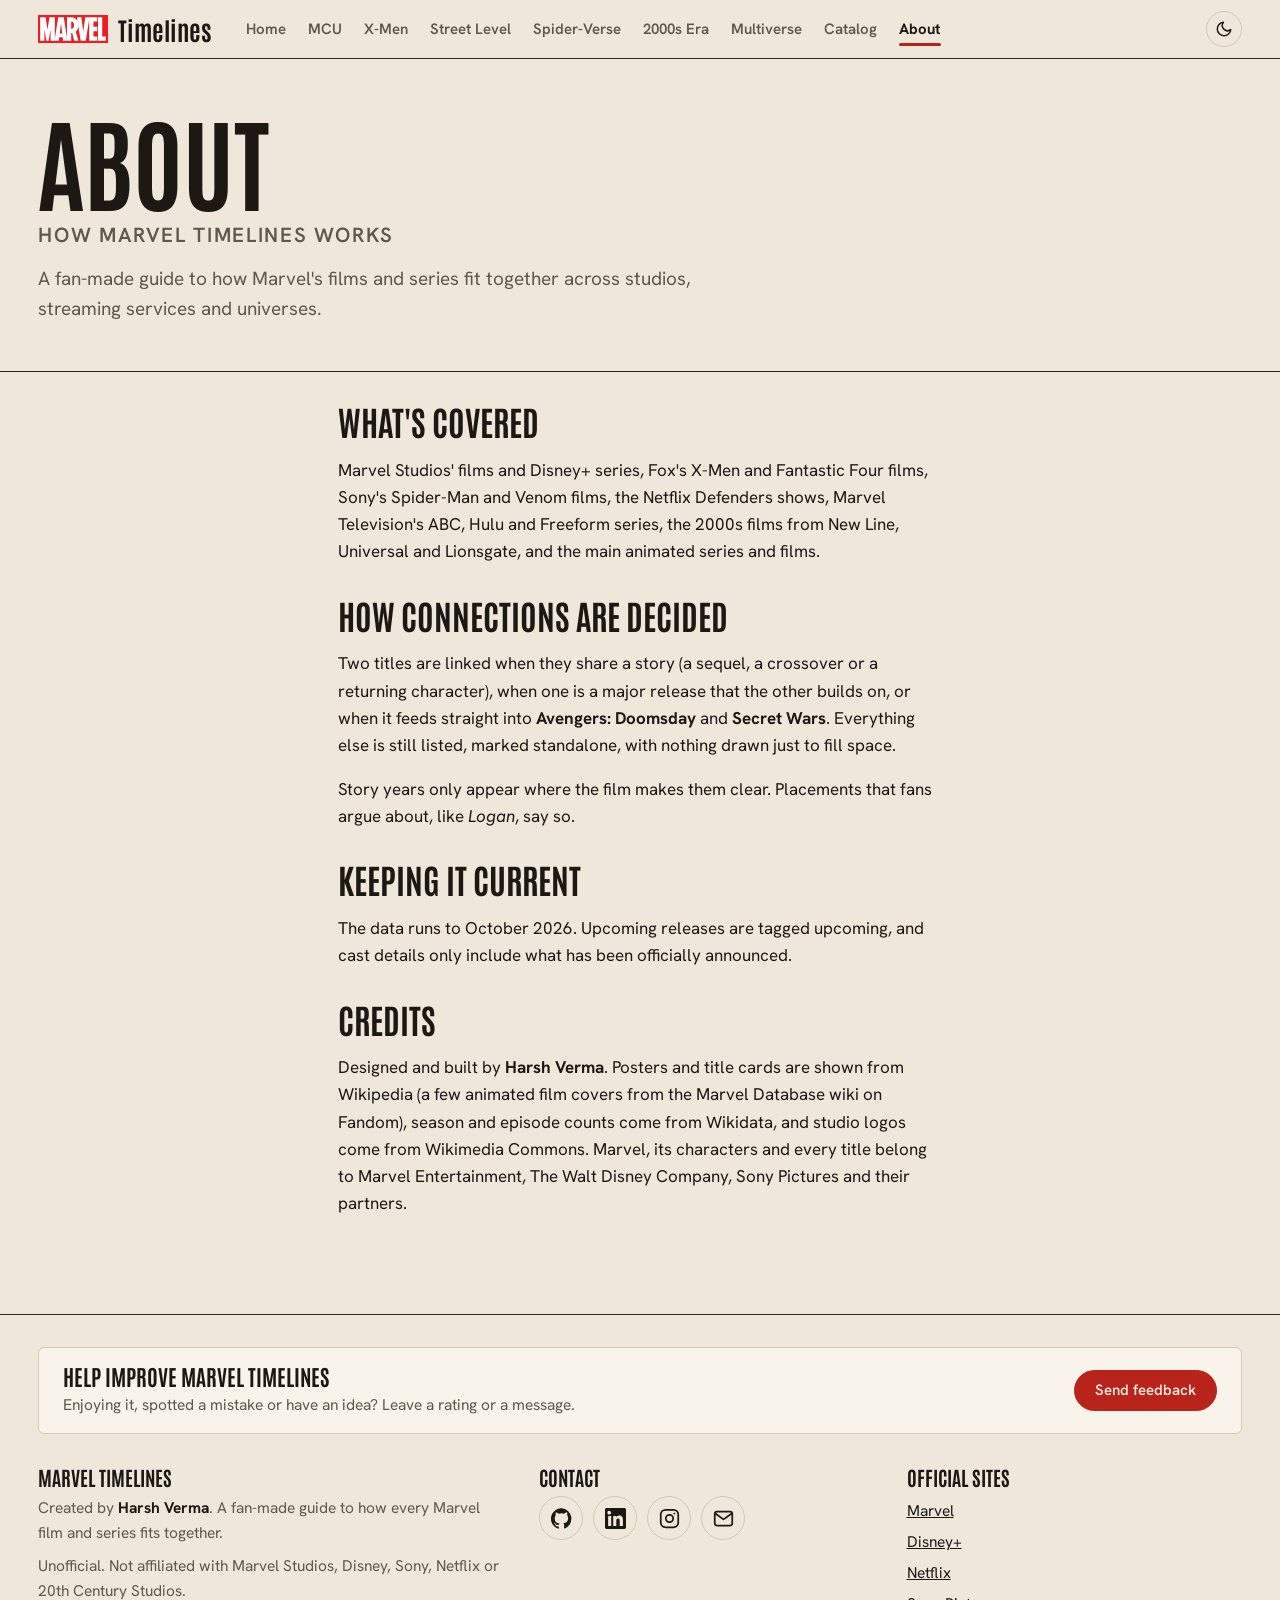
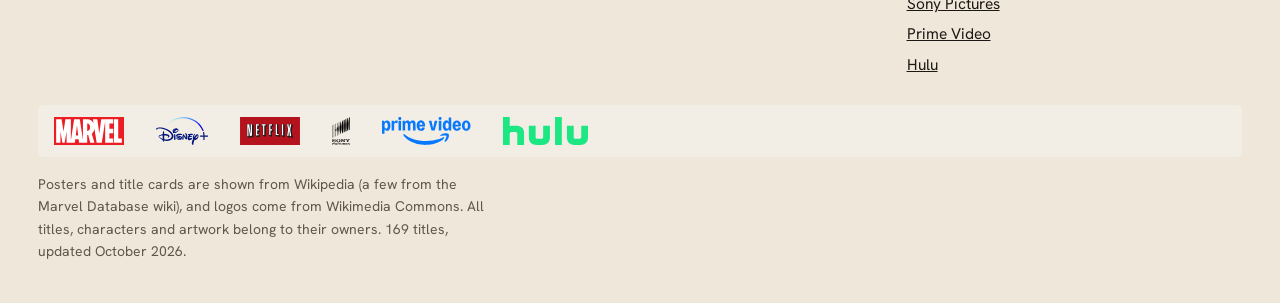
<file: about.html>
<!doctype html>
<html lang="en">
<head>
<meta charset="utf-8">
<meta name="viewport" content="width=device-width,initial-scale=1">
<title>About Marvel Timelines: How the Watch Orders Work</title>
<meta name="description" content="What Marvel Timelines covers, how connections are decided, and who made it.">
<link rel="preconnect" href="https://fonts.googleapis.com"><link rel="preconnect" href="https://fonts.gstatic.com" crossorigin>
<link href="https://fonts.googleapis.com/css2?family=Antonio:wght@500;700&family=Hanken+Grotesk:wght@400;500;600&display=swap" rel="stylesheet">
<link rel="stylesheet" href="assets/style.css?v=16">
<script>(function(){var m;try{m=localStorage.getItem("mode")}catch(e){}if(m==="dark"||(!m&&matchMedia("(prefers-color-scheme: dark)").matches))document.documentElement.dataset.mode="dark"})()</script>















<!-- seo:start (generated by tools/build-seo.mjs, do not edit by hand) -->
<link rel="canonical" href="https://marvel.harver.in/about.html">
<link rel="icon" href="favicon.png" type="image/png"><link rel="apple-touch-icon" href="apple-touch-icon.png">
<meta name="author" content="Harsh Verma">
<meta property="og:type" content="website"><meta property="og:site_name" content="Marvel Timelines">
<meta property="og:title" content="About Marvel Timelines: How the Watch Orders Work"><meta property="og:description" content="What Marvel Timelines covers, how connections are decided, and who made it.">
<meta property="og:url" content="https://marvel.harver.in/about.html"><meta property="og:image" content="https://marvel.harver.in/assets/share.jpg">
<meta property="og:image:width" content="1200"><meta property="og:image:height" content="630">
<meta name="twitter:card" content="summary_large_image">
<script type="application/ld+json">{"@context":"https://schema.org","@graph":[{"@type":"WebSite","@id":"https://marvel.harver.in/#website","url":"https://marvel.harver.in/","name":"Marvel Timelines","inLanguage":"en","description":"Every Marvel watch order in one place: the MCU, Fox X-Men, Netflix shows, Sony's Spider-Man films and the road to Avengers: Doomsday, as timelines.","author":{"@type":"Person","name":"Harsh Verma","url":"https://www.linkedin.com/in/harsh-verma007/","sameAs":["https://www.linkedin.com/in/harsh-verma007/","https://github.com/HarshReaver","https://www.instagram.com/harsvrrrr/"]},"publisher":{"@type":"Person","name":"Harsh Verma","url":"https://www.linkedin.com/in/harsh-verma007/","sameAs":["https://www.linkedin.com/in/harsh-verma007/","https://github.com/HarshReaver","https://www.instagram.com/harsvrrrr/"]}},{"@type":"AboutPage","@id":"https://marvel.harver.in/about.html","url":"https://marvel.harver.in/about.html","name":"About Marvel Timelines: How the Watch Orders Work","description":"What Marvel Timelines covers, how connections are decided, and who made it.","inLanguage":"en","isPartOf":{"@id":"https://marvel.harver.in/#website"},"author":{"@type":"Person","name":"Harsh Verma","url":"https://www.linkedin.com/in/harsh-verma007/","sameAs":["https://www.linkedin.com/in/harsh-verma007/","https://github.com/HarshReaver","https://www.instagram.com/harsvrrrr/"]},"dateModified":"2026-10-31","breadcrumb":{"@type":"BreadcrumbList","itemListElement":[{"@type":"ListItem","position":1,"name":"Home","item":"https://marvel.harver.in/"},{"@type":"ListItem","position":2,"name":"About Marvel Timelines: How the Watch Orders Work","item":"https://marvel.harver.in/about.html"}]}}]}</script>
<!-- seo:end -->
</head>
<body data-page="about">
<div id="site-nav"><!-- static:start --><nav aria-label="Site"><a href="index.html">Home</a> <a href="mcu.html">MCU</a> <a href="xmen.html">X-Men</a> <a href="street-level.html">Street Level</a> <a href="spider-verse.html">Spider-Verse</a> <a href="legacy.html">2000s Era</a> <a href="multiverse.html">Multiverse</a> <a href="catalog.html">Catalog</a> <a href="about.html">About</a></nav><!-- static:end --></div>
<section class="head">
  <div class="wrap head-copy">
    <h1>About <span class="h1-sub">How Marvel Timelines works</span></h1>
    <p class="lede">A fan-made guide to how Marvel's films and series fit together across studios, streaming services and universes.</p>
  </div>
</section>
<main class="wrap prose">
  <h2>What's covered</h2>
  <p>Marvel Studios' films and Disney+ series, Fox's X-Men and Fantastic Four films, Sony's Spider-Man and Venom films, the Netflix Defenders shows, Marvel Television's ABC, Hulu and Freeform series, the 2000s films from New Line, Universal and Lionsgate, and the main animated series and films.</p>
  <h2>How connections are decided</h2>
  <p>Two titles are linked when they share a story (a sequel, a crossover or a returning character), when one is a major release that the other builds on, or when it feeds straight into <b>Avengers: Doomsday</b> and <b>Secret Wars</b>. Everything else is still listed, marked standalone, with nothing drawn just to fill space.</p>
  <p>Story years only appear where the film makes them clear. Placements that fans argue about, like <i>Logan</i>, say so.</p>
  <h2>Keeping it current</h2>
  <p>The data runs to October 2026. Upcoming releases are tagged upcoming, and cast details only include what has been officially announced.</p>
  <h2>Credits</h2>
  <p>Designed and built by <b>Harsh Verma</b>. Posters and title cards are shown from Wikipedia (a few animated film covers from the Marvel Database wiki on Fandom), season and episode counts come from Wikidata, and studio logos come from Wikimedia Commons. Marvel, its characters and every title belong to Marvel Entertainment, The Walt Disney Company, Sony Pictures and their partners.</p>
</main>
<div id="site-foot"><!-- static:start --><footer><p>Marvel Timelines, a fan-made guide by Harsh Verma.
  <a href="https://marvel.harver.in/">marvel.harver.in</a> · <a href="https://github.com/HarshReaver/Marvel-Timelines">Source on GitHub</a> ·
  <a href="https://www.linkedin.com/in/harsh-verma007/">Harsh Verma on LinkedIn</a> ·
  <a href="https://www.instagram.com/harsvrrrr/">Instagram</a></p>
  <p>Official sites: <a href="https://www.marvel.com">Marvel</a> · <a href="https://www.disneyplus.com">Disney+</a> ·
  <a href="https://www.netflix.com">Netflix</a> · <a href="https://www.sonypictures.com">Sony Pictures</a></p></footer><!-- static:end --></div>
<script src="assets/data.js?v=5"></script>
<script src="assets/media.js?v=7"></script>
<script src="assets/app.js?v=13"></script>
</body>
</html>
</file>
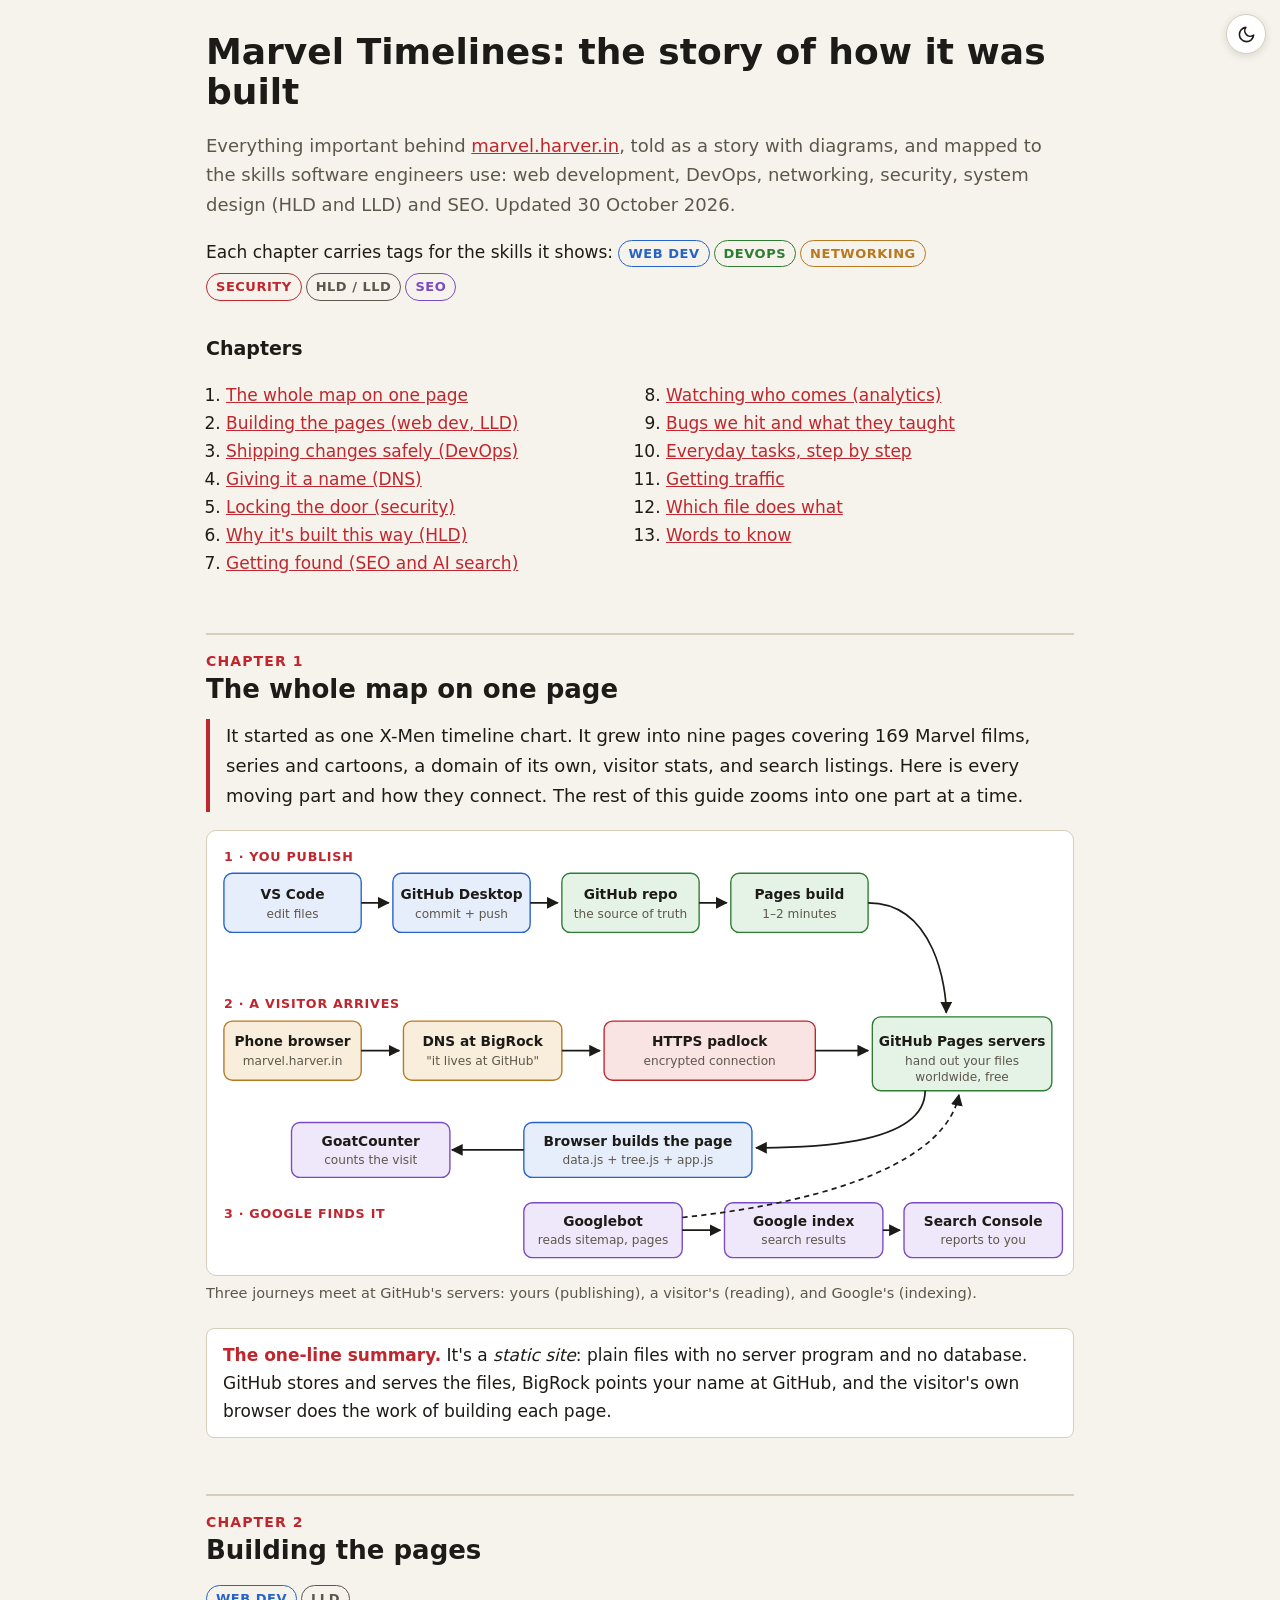
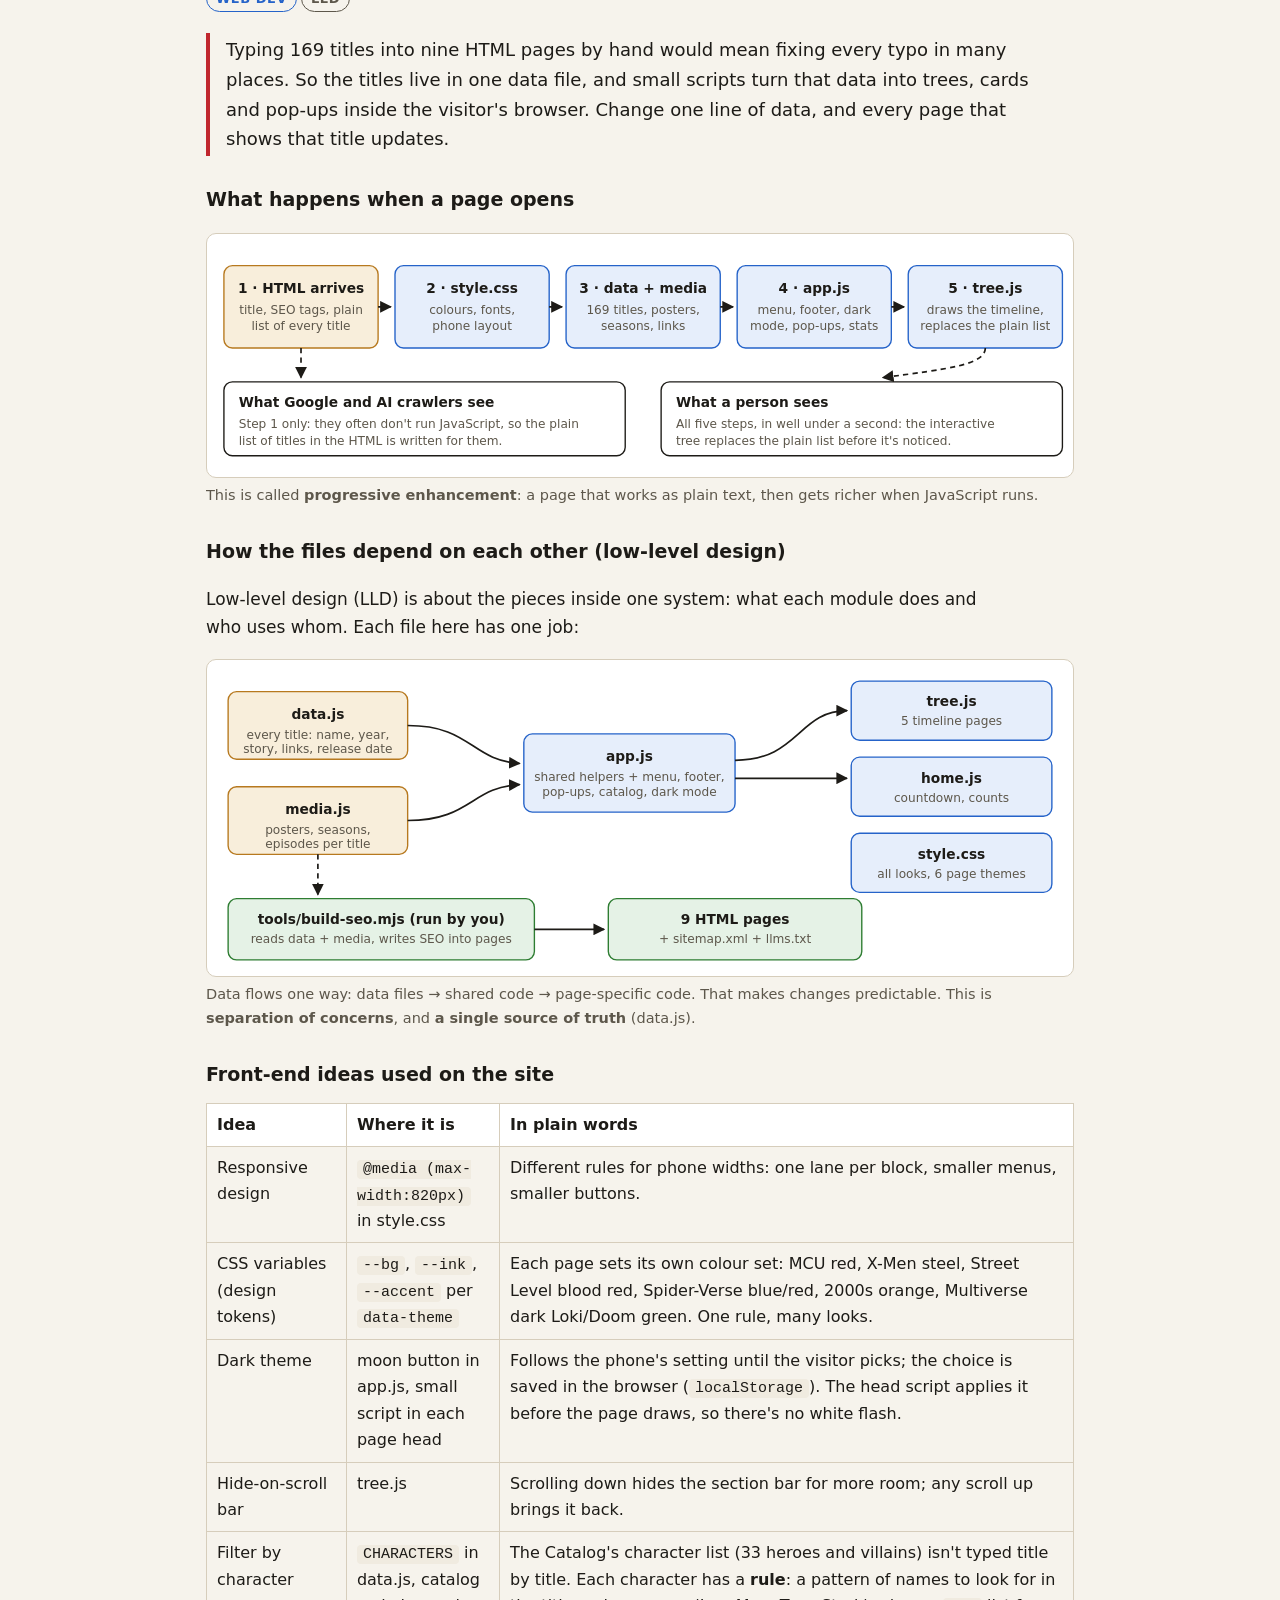
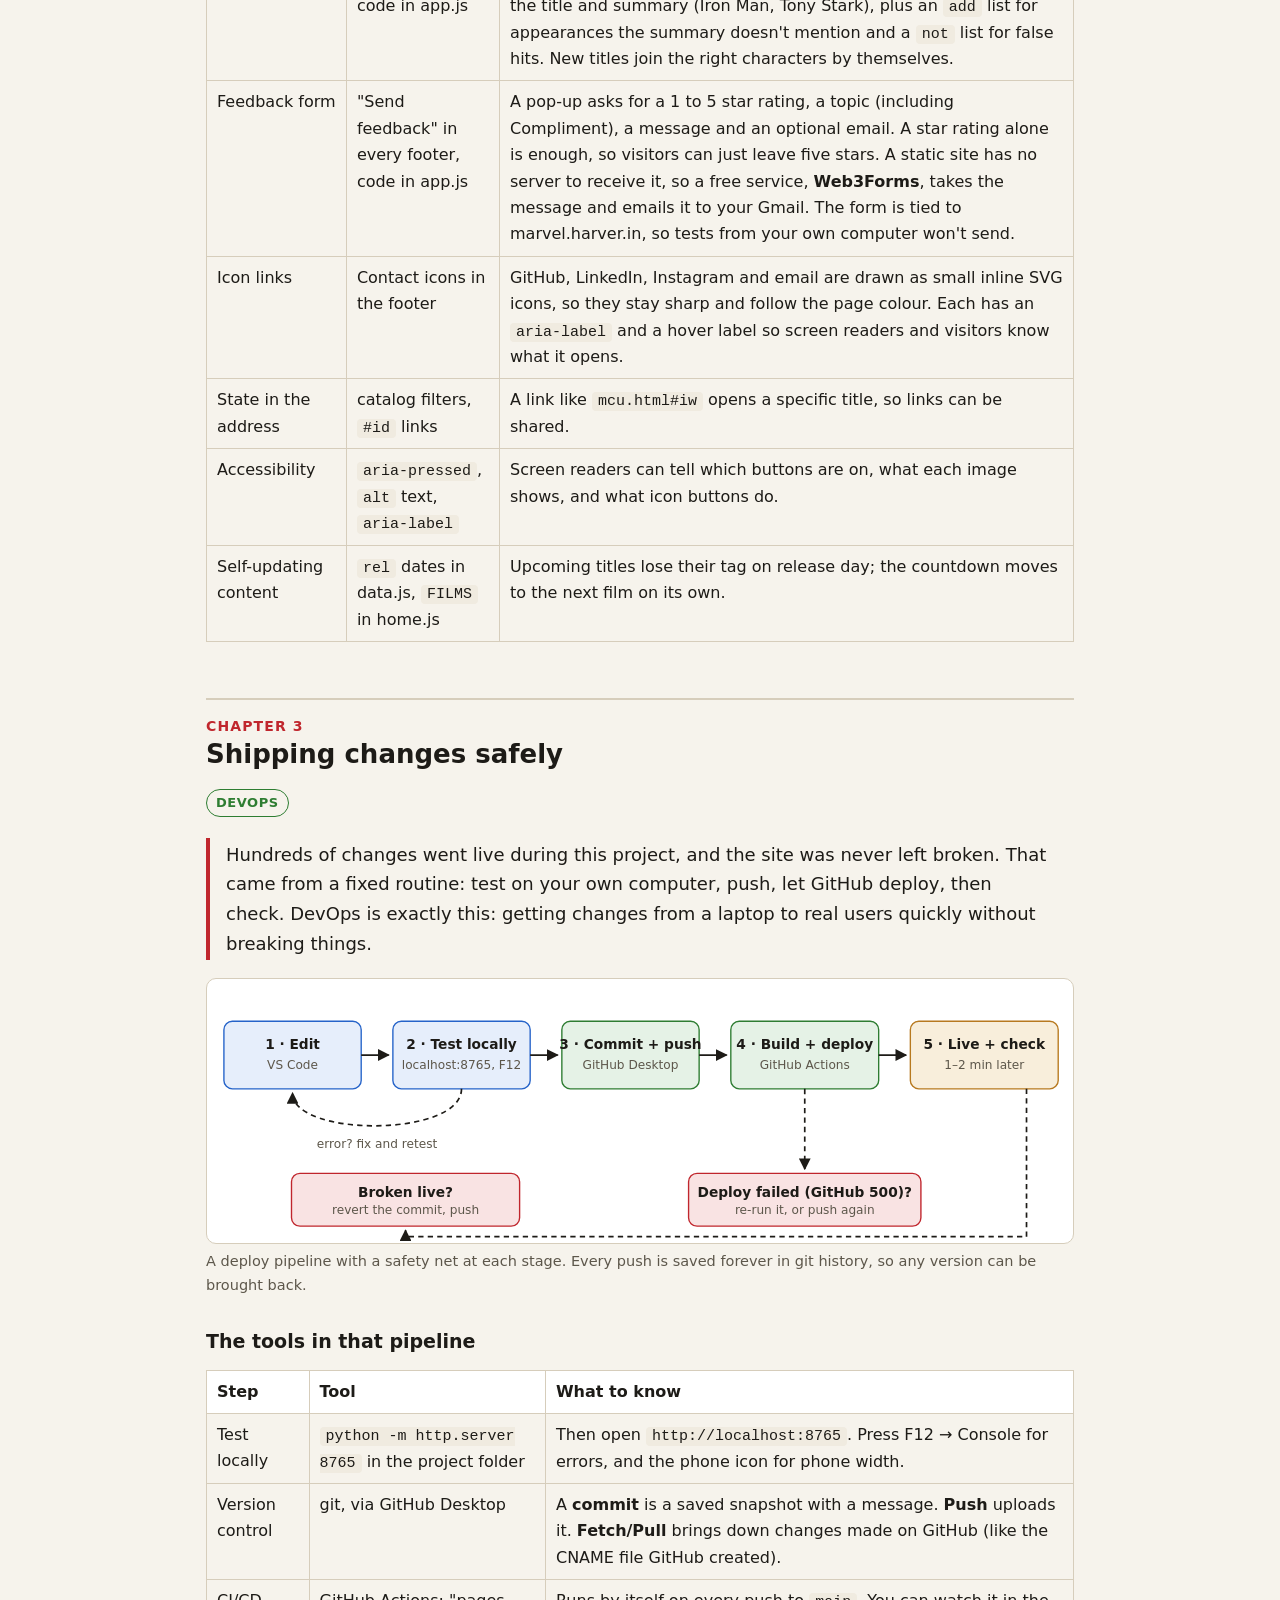
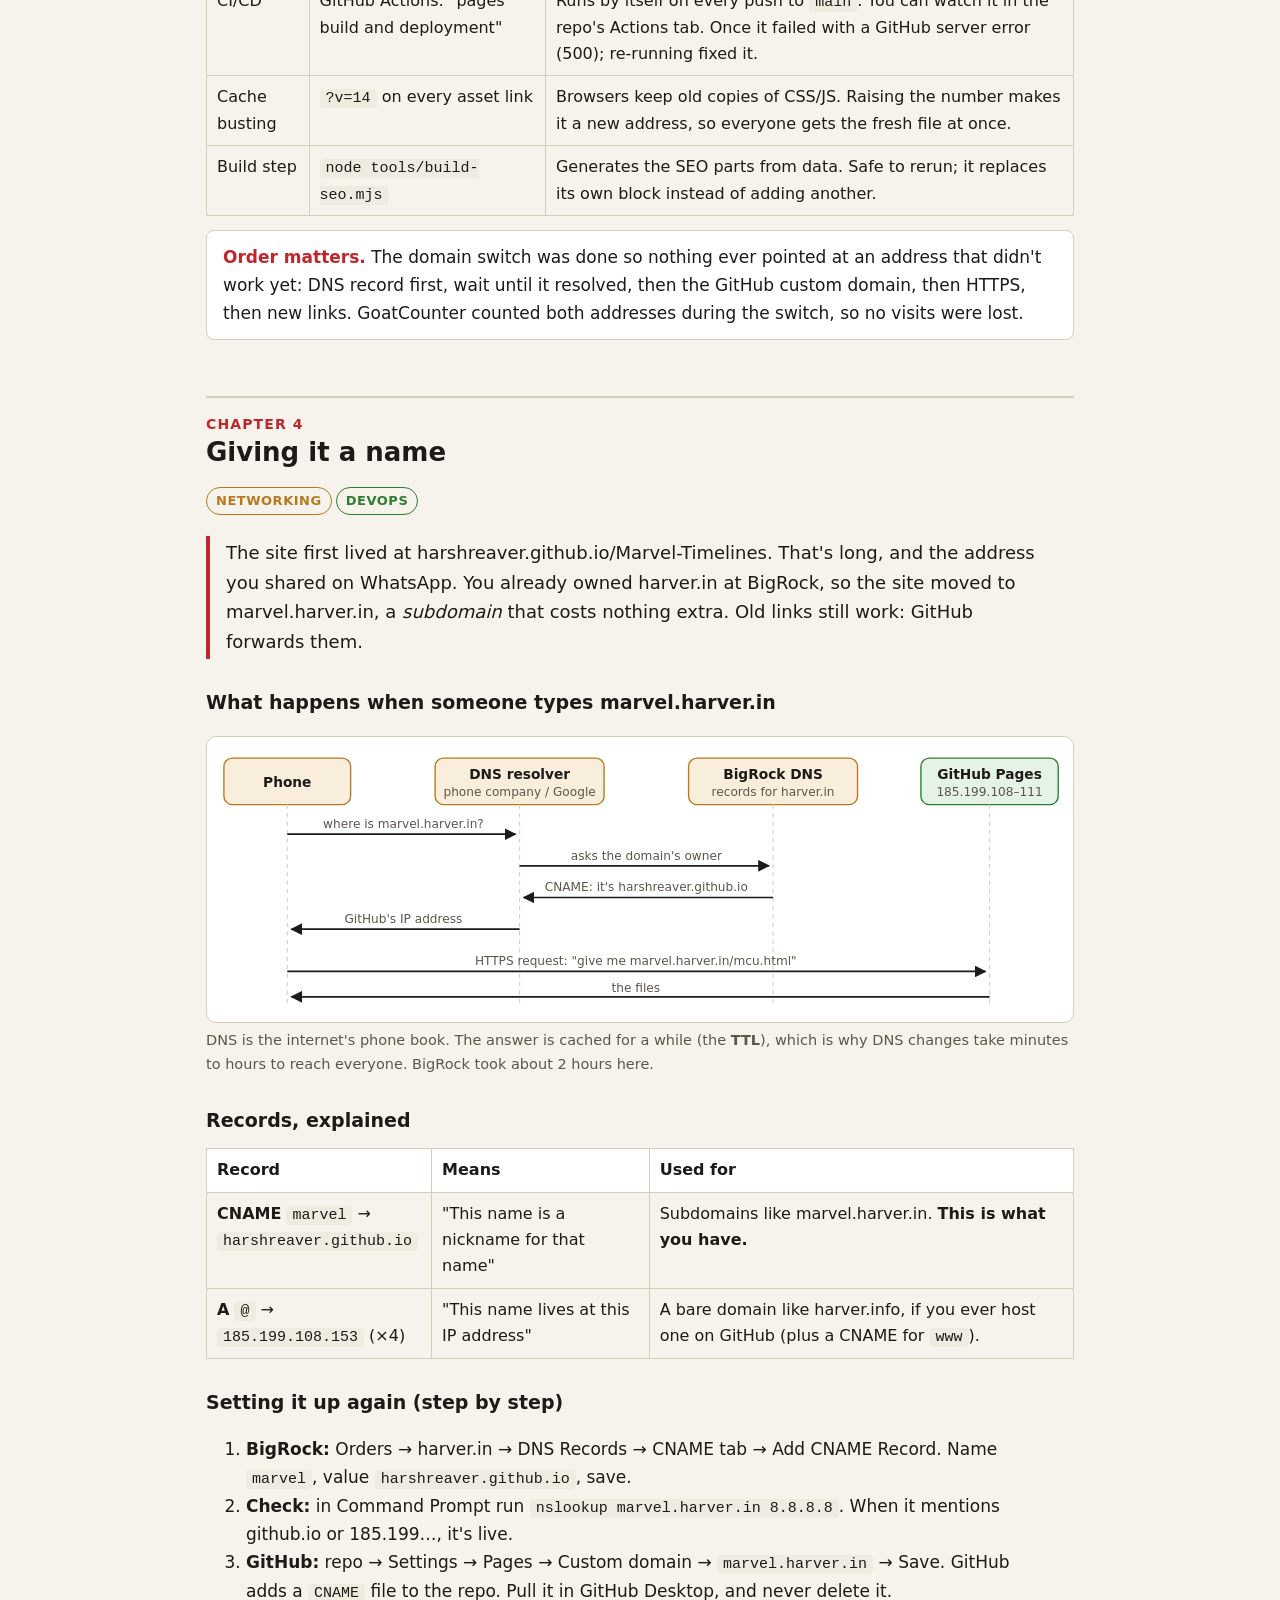
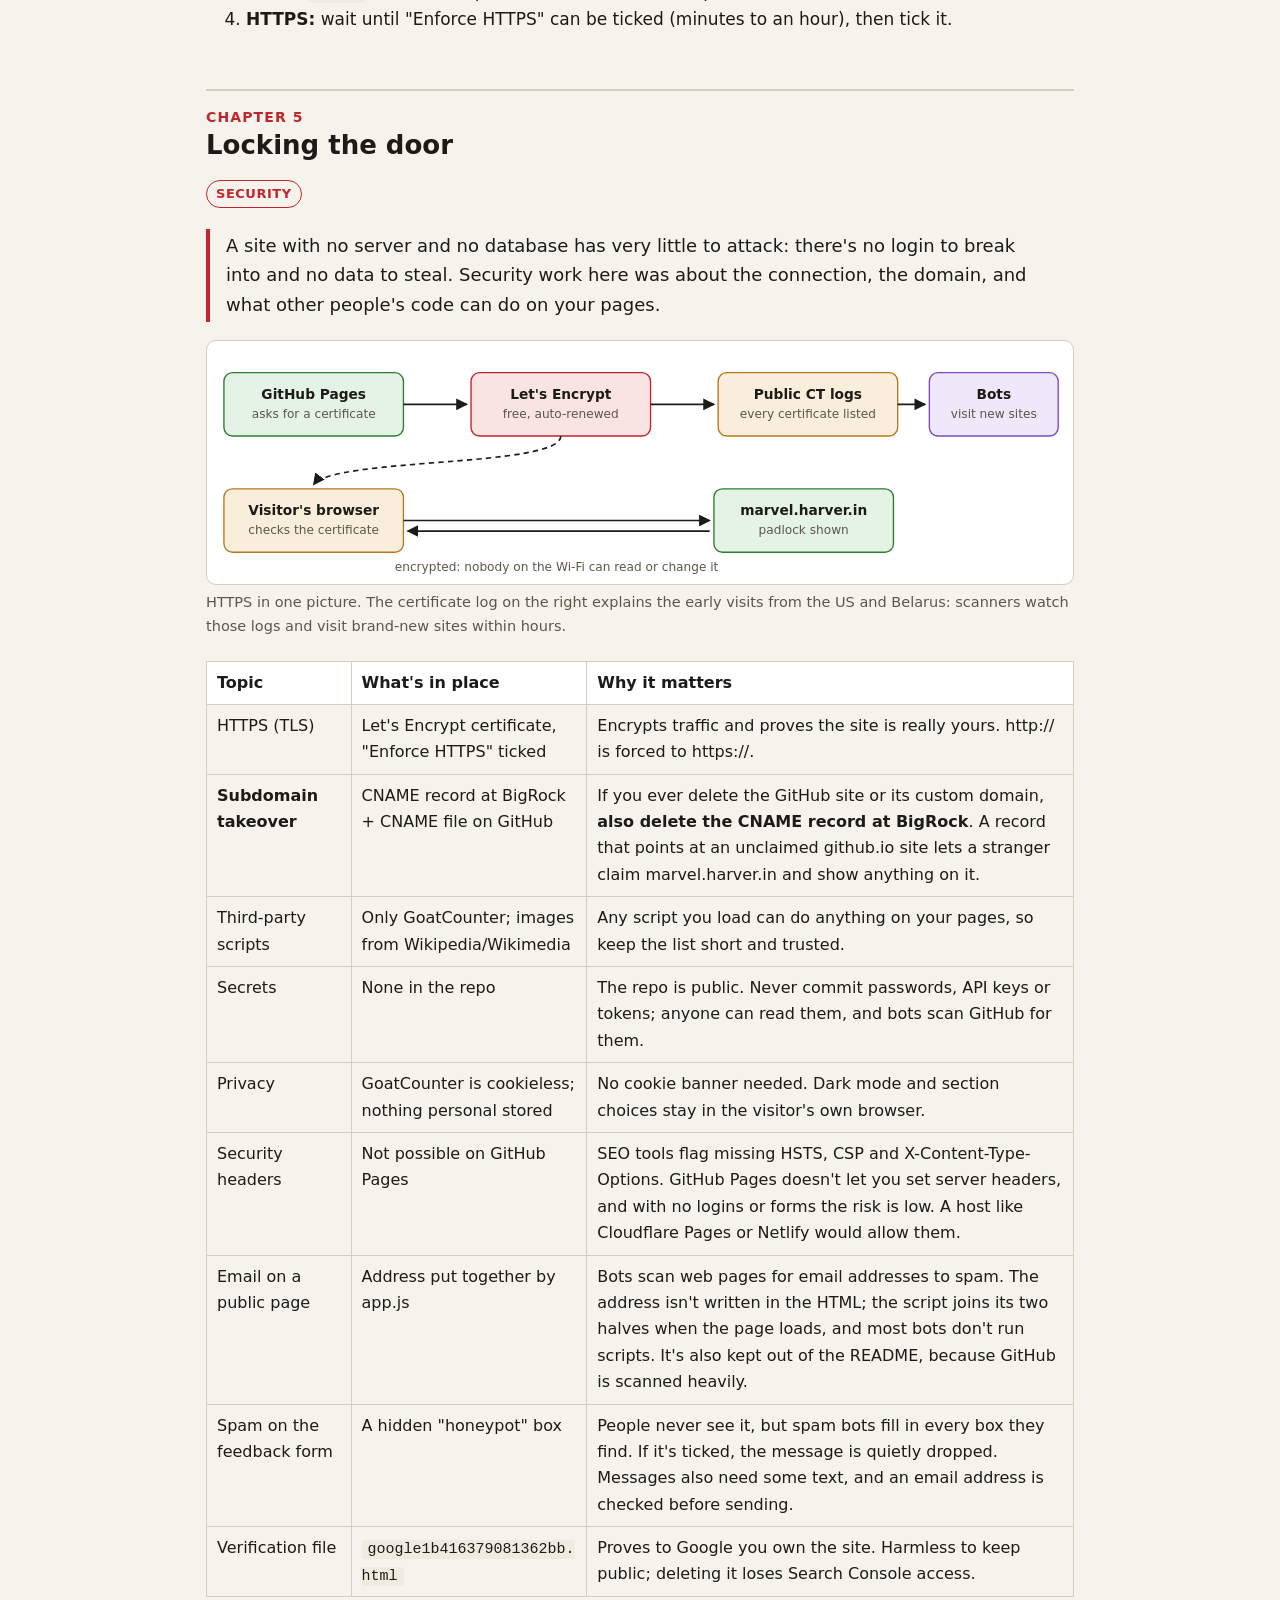
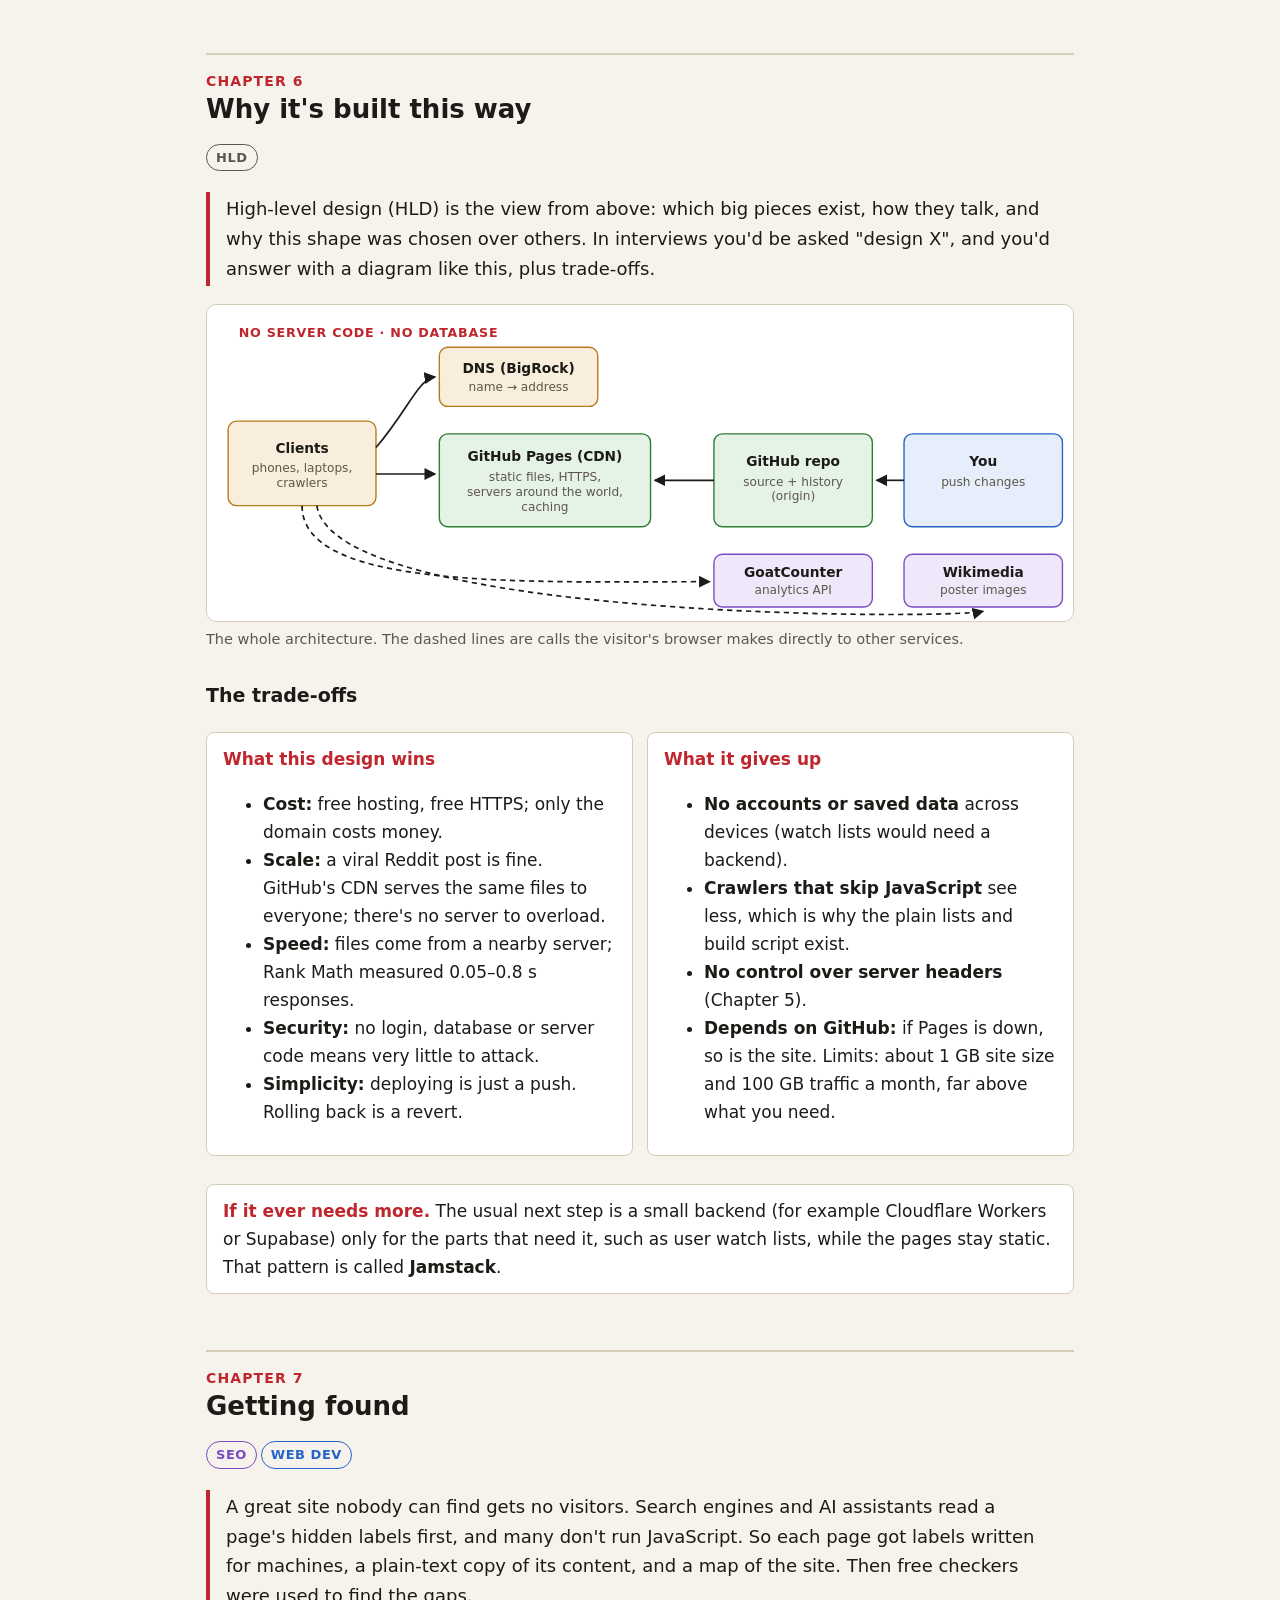
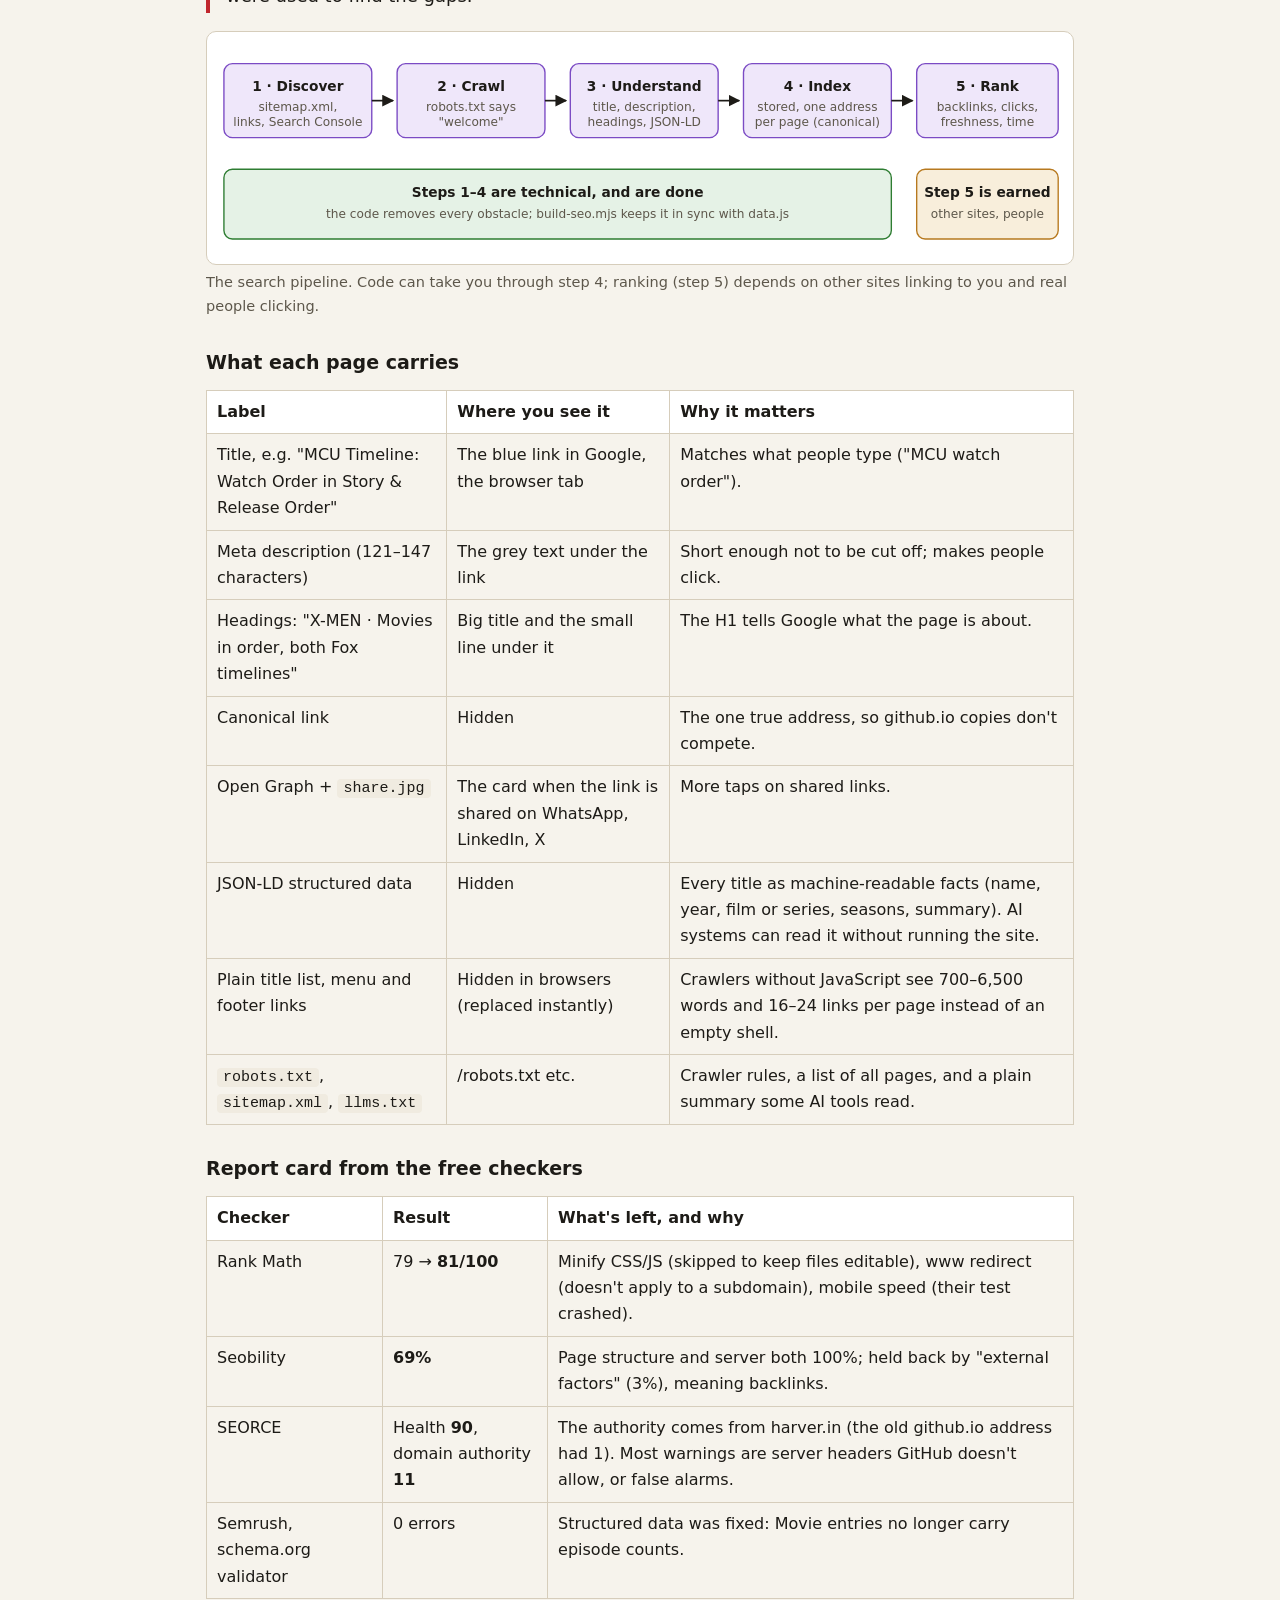
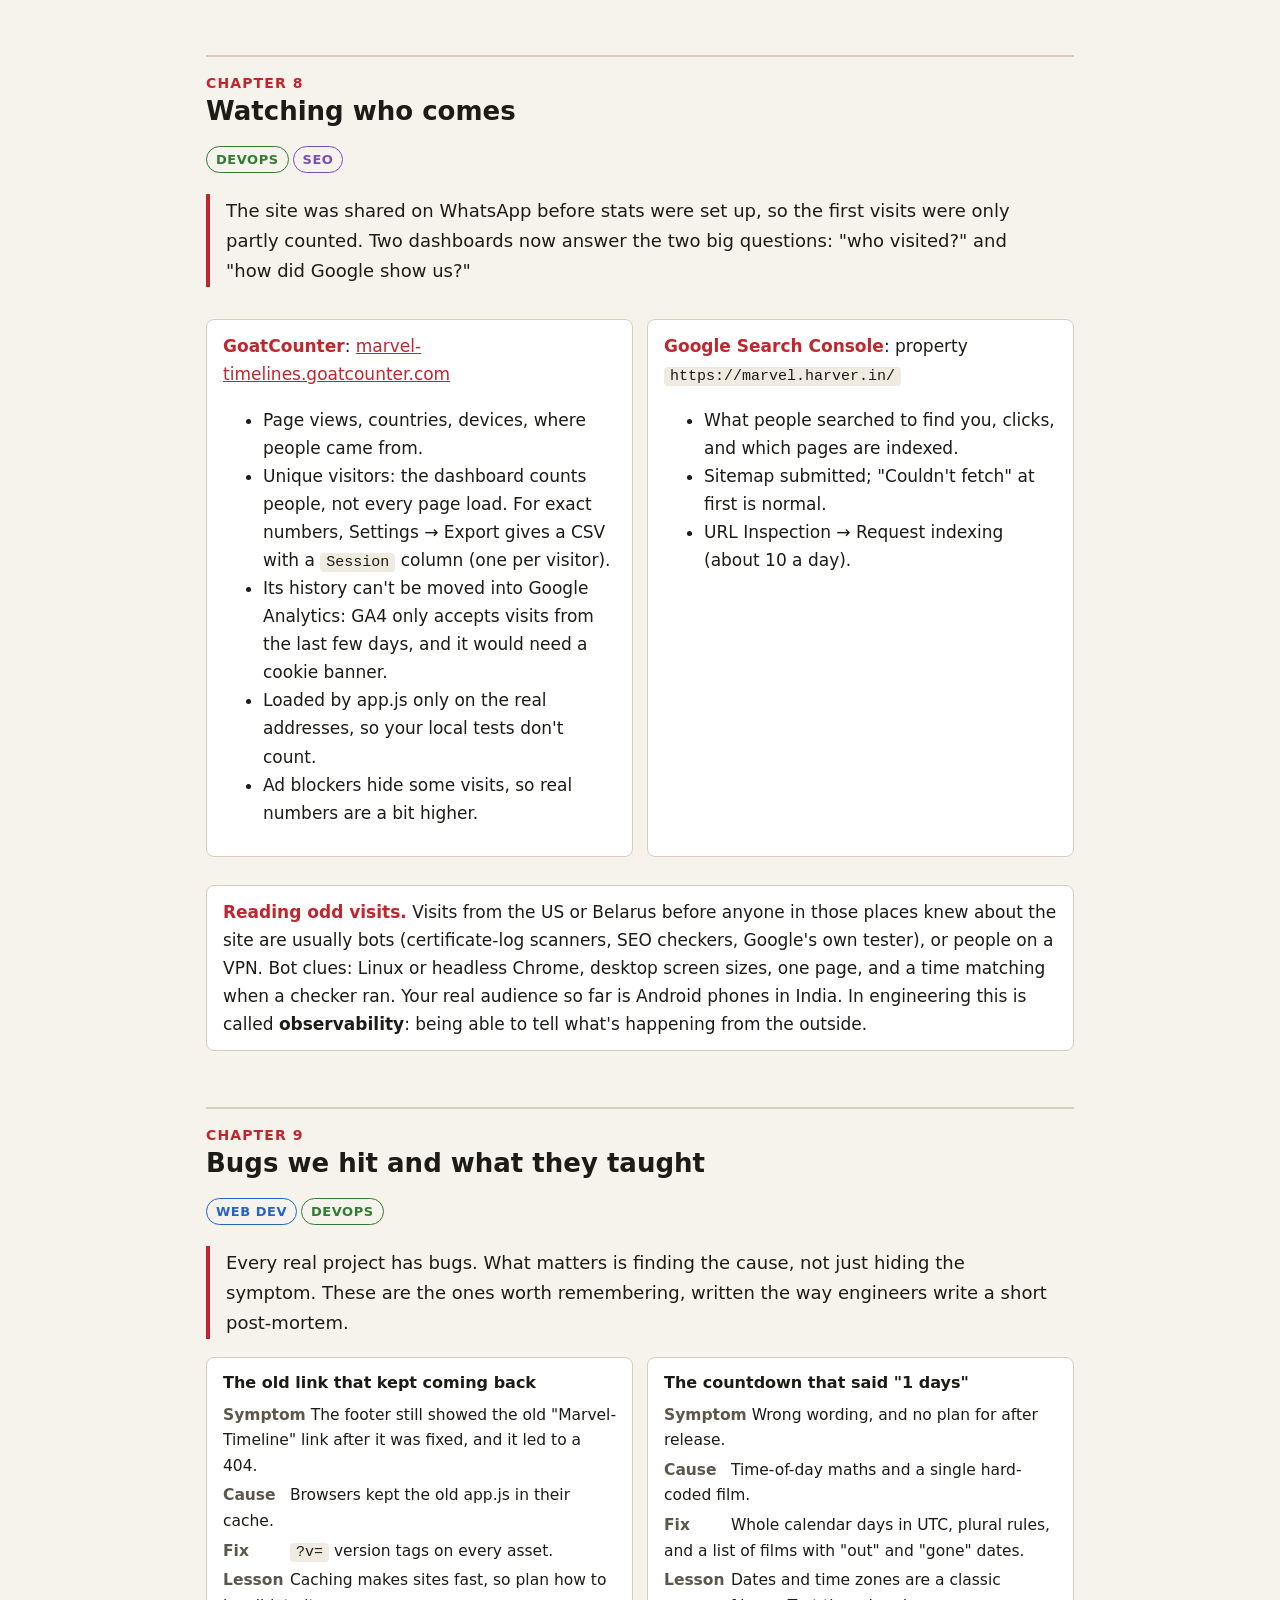
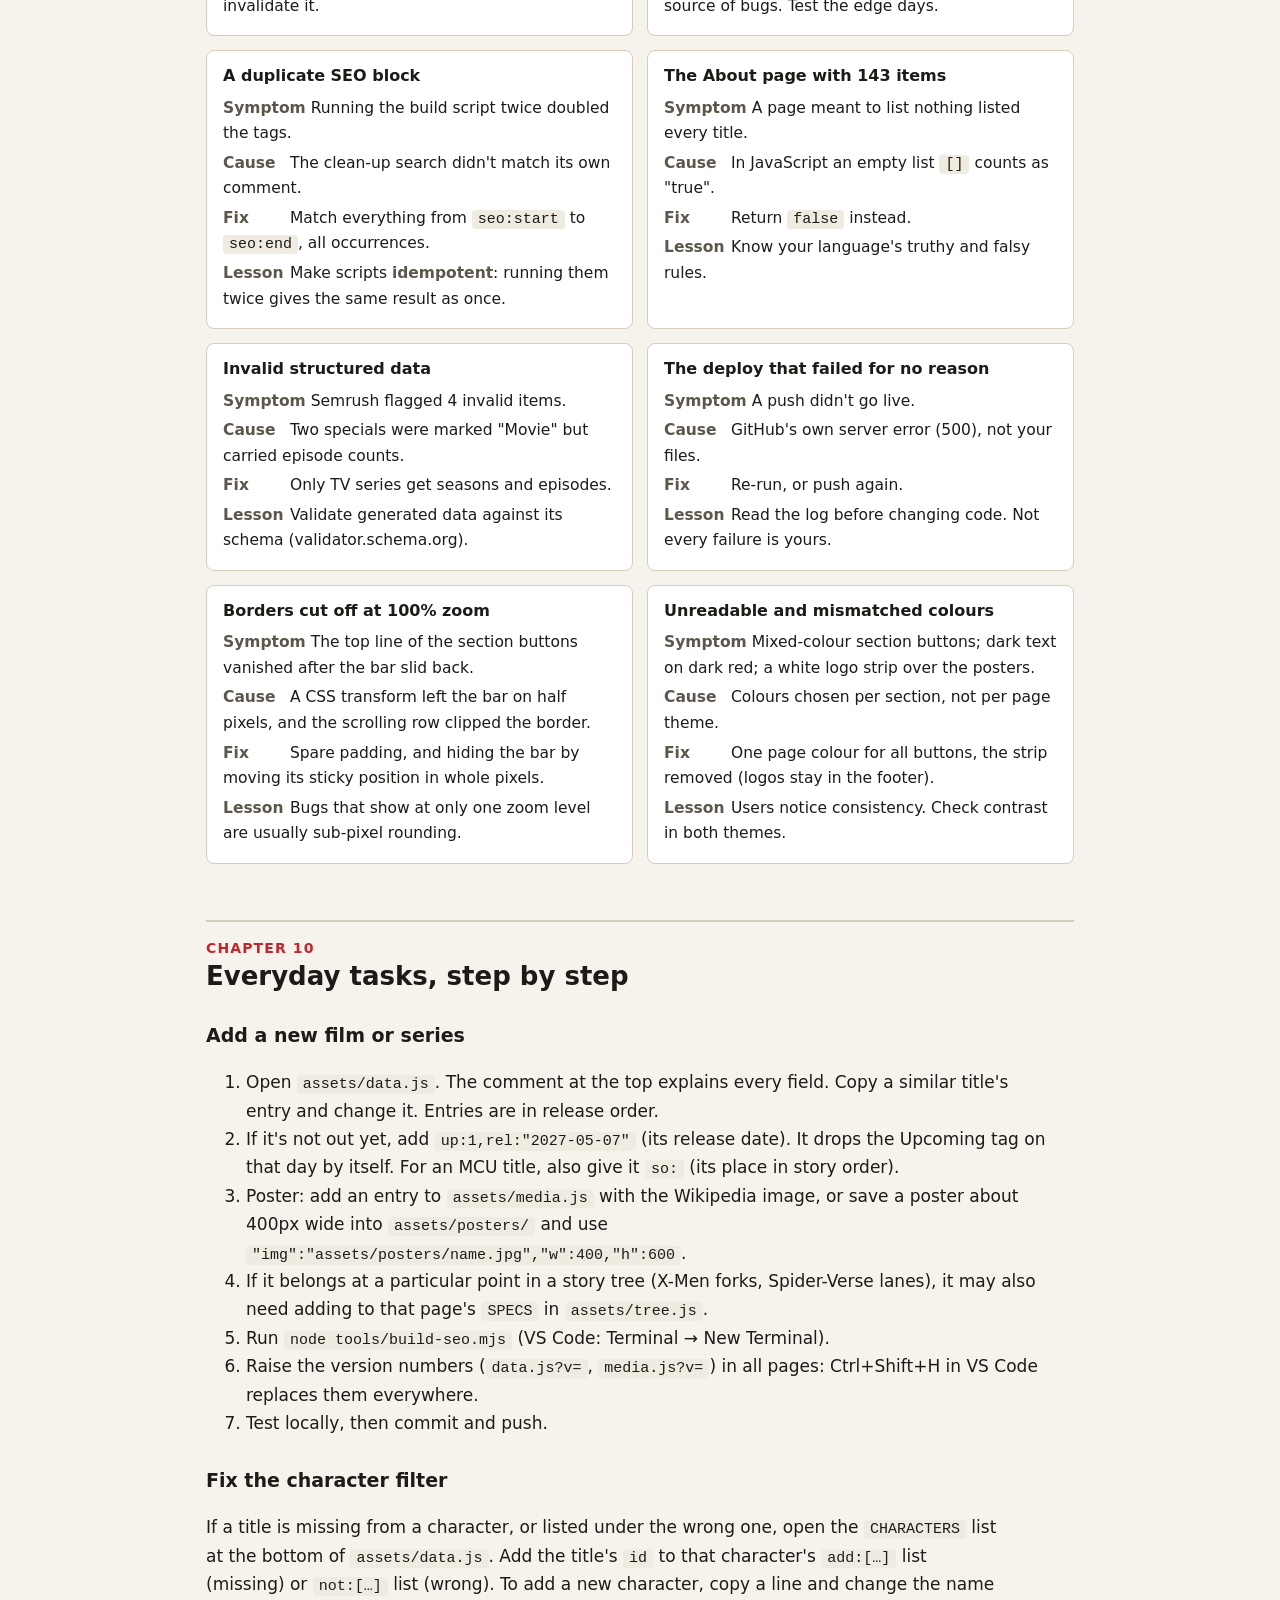
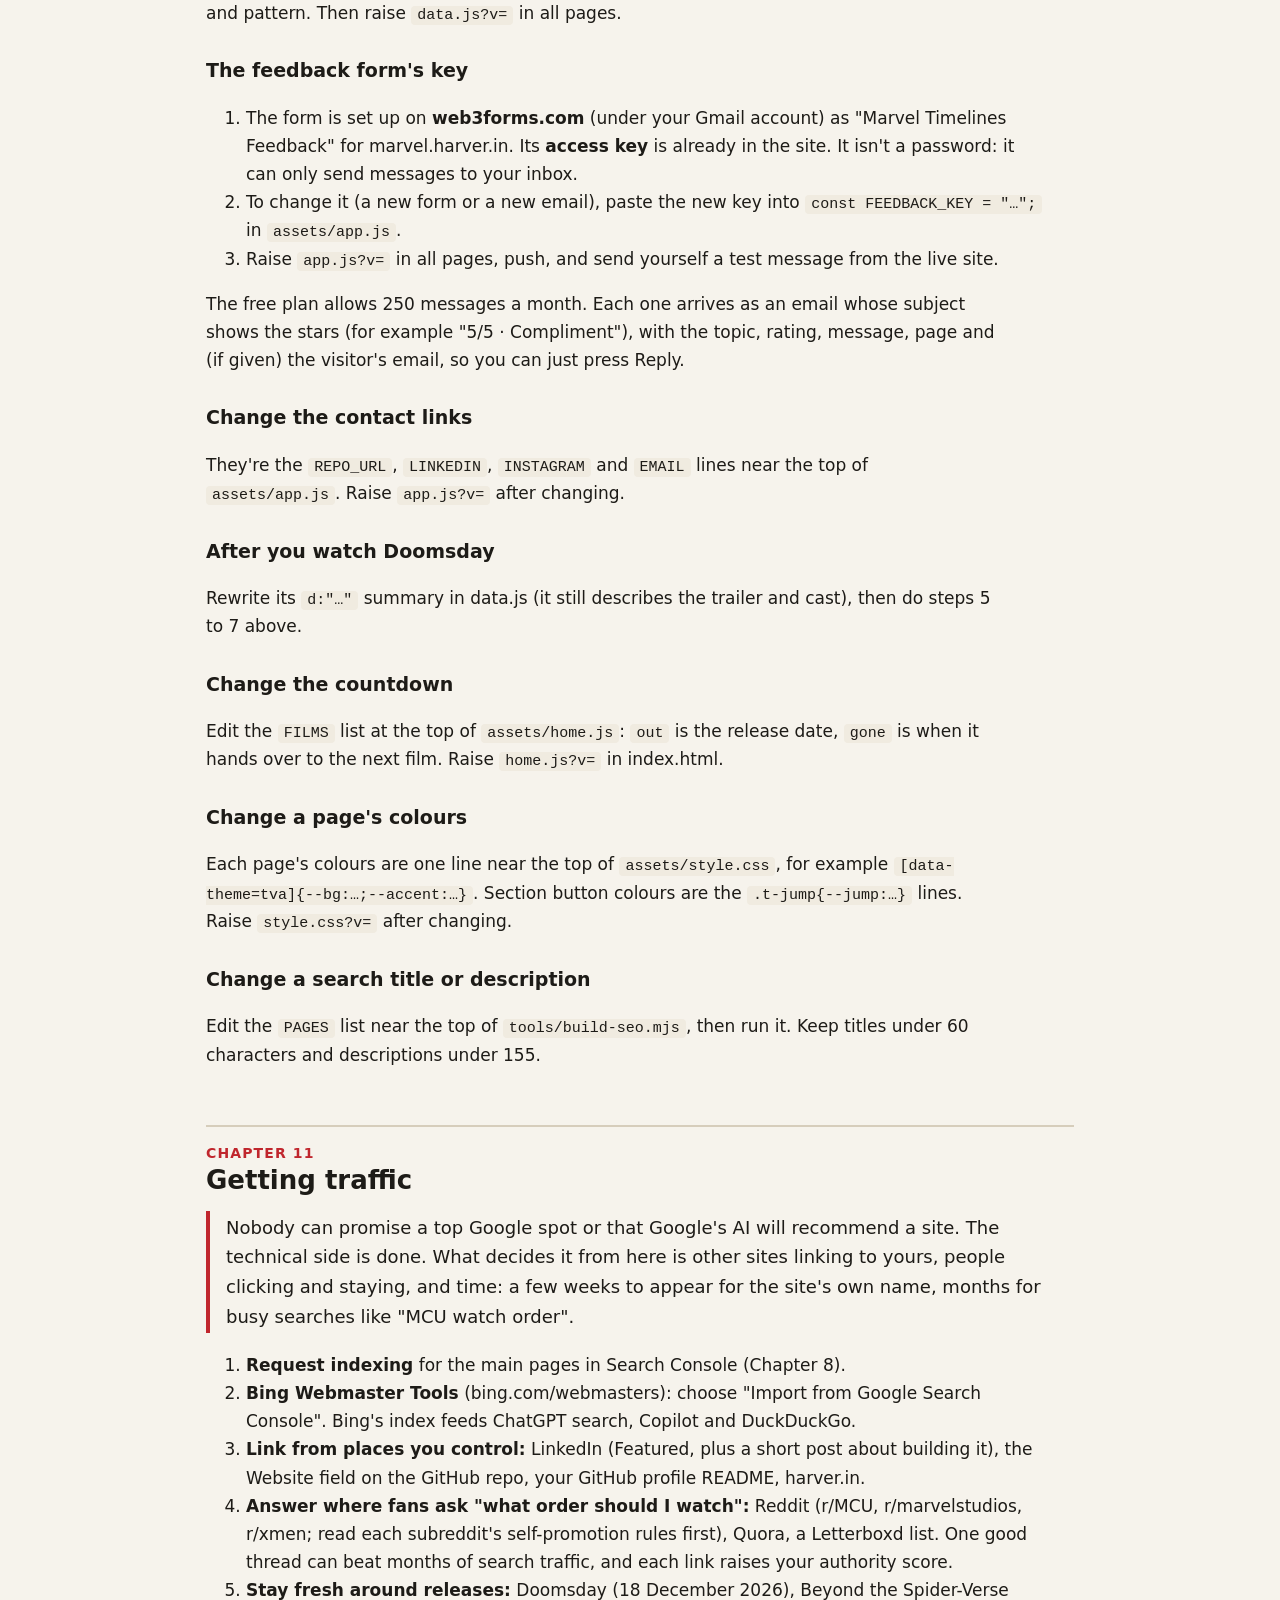
<file: docs/how-it-was-built.html>
<!doctype html>
<html lang="en">
<head>
<meta charset="utf-8">
<meta name="viewport" content="width=device-width,initial-scale=1">
<title>Marvel Timelines Guide</title>
<style>
  :root{--bg:#f6f3ec;--paper:#fff;--ink:#1d1b17;--muted:#5d574b;--line:#d6cdbb;--accent:#c0262d;--code:#f0ebe0;
    --blue:#2563c9;--green:#2e7d32;--gold:#b7791f;--purple:#7b4bc4;--tint-blue:#e6eefb;--tint-green:#e5f2e6;--tint-gold:#f8eedb;--tint-red:#f9e3e3;--tint-purple:#efe7fa}
  @media (prefers-color-scheme:dark){:root:not([data-theme="light"]){--bg:#15140f;--paper:#1f1d18;--ink:#ece6d8;--muted:#a69f90;--line:#423d33;--accent:#ef5a5f;--code:#2a2720;
    --blue:#6ea0f0;--green:#6cc070;--gold:#e0a84a;--purple:#ad8be6;--tint-blue:#1c2638;--tint-green:#1b2a1c;--tint-gold:#2e2516;--tint-red:#331b1c;--tint-purple:#271f36}}
  :root[data-theme="dark"]{--bg:#15140f;--paper:#1f1d18;--ink:#ece6d8;--muted:#a69f90;--line:#423d33;--accent:#ef5a5f;--code:#2a2720;
    --blue:#6ea0f0;--green:#6cc070;--gold:#e0a84a;--purple:#ad8be6;--tint-blue:#1c2638;--tint-green:#1b2a1c;--tint-gold:#2e2516;--tint-red:#331b1c;--tint-purple:#271f36}
  *{box-sizing:border-box}
  body{margin:0;background:var(--bg);color:var(--ink);font:17px/1.65 "Segoe UI",system-ui,sans-serif}
  main{max-width:900px;margin:0 auto;padding:32px 16px 80px}
  h1{font-size:36px;line-height:1.12;margin:0 0 8px}
  h2{font-size:26px;line-height:1.2;margin:56px 0 6px;padding-top:18px;border-top:2px solid var(--line)}
  h2 small{display:block;font-size:14px;letter-spacing:.08em;text-transform:uppercase;color:var(--accent);margin-bottom:4px}
  h3{font-size:19px;margin:28px 0 6px}
  p,li{max-width:74ch}
  .lede{color:var(--muted);font-size:18px}
  .story{font-size:18px;border-left:4px solid var(--accent);padding:2px 0 2px 16px;margin:14px 0 18px;color:var(--ink)}
  code{background:var(--code);padding:1px 6px;border-radius:4px;font:15px/1.5 Consolas,monospace;word-break:break-word}
  pre{background:var(--code);padding:12px 14px;border-radius:6px;overflow-x:auto;font:15px/1.5 Consolas,monospace}
  table{border-collapse:collapse;width:100%;margin:12px 0;font-size:16px;display:block;overflow-x:auto}
  th,td{border:1px solid var(--line);padding:8px 10px;text-align:left;vertical-align:top}
  th{background:var(--paper)}
  .box{background:var(--paper);border:1px solid var(--line);border-radius:8px;padding:12px 16px;margin:14px 0}
  .box > b:first-child{color:var(--accent)}
  .skill{display:inline-block;font-size:13px;font-weight:600;letter-spacing:.04em;padding:2px 9px;border-radius:999px;margin:0 4px 4px 0;border:1px solid currentColor}
  .s-web{color:var(--blue)}.s-ops{color:var(--green)}.s-net{color:var(--gold)}.s-sec{color:var(--accent)}.s-seo{color:var(--purple)}.s-arch{color:var(--muted)}
  nav.toc ol{columns:2;column-gap:32px;padding-left:20px}
  @media (max-width:640px){nav.toc ol{columns:1}}
  a{color:var(--accent)}
  figure{margin:18px 0 22px}
  figure svg{display:block;width:100%;height:auto;background:var(--paper);border:1px solid var(--line);border-radius:10px}
  figcaption{font-size:14.5px;color:var(--muted);margin-top:6px}
  .scroll{overflow-x:auto}
  .scroll svg{min-width:640px}
  /* diagram parts */
  svg text{fill:var(--ink);font:13px "Segoe UI",system-ui,sans-serif}
  svg .t-sm{font-size:11.5px;fill:var(--muted)}
  svg .t-b{font-weight:700}
  svg .n{stroke:var(--ink);stroke-width:1.3;fill:var(--paper)}
  svg .n-blue{fill:var(--tint-blue);stroke:var(--blue)}
  svg .n-green{fill:var(--tint-green);stroke:var(--green)}
  svg .n-gold{fill:var(--tint-gold);stroke:var(--gold)}
  svg .n-red{fill:var(--tint-red);stroke:var(--accent)}
  svg .n-purple{fill:var(--tint-purple);stroke:var(--purple)}
  svg .a{stroke:var(--ink);stroke-width:1.6;fill:none;marker-end:url(#arr)}
  svg .a-dash{stroke-dasharray:5 4}
  svg .lane{fill:none;stroke:var(--line);stroke-dasharray:4 4}
  svg .lab{fill:var(--accent);font-weight:700;font-size:12px;letter-spacing:.06em}
  .grid2{display:grid;grid-template-columns:1fr 1fr;gap:14px}
  @media (max-width:640px){.grid2{grid-template-columns:1fr}}
  .bug{background:var(--paper);border:1px solid var(--line);border-radius:8px;padding:12px 16px}
  .bug h4{margin:0 0 6px;font-size:16px}
  .bug p{margin:4px 0;font-size:15.5px}
  .bug b{display:inline-block;min-width:62px;color:var(--muted);font-weight:600}
  @media print{body{font-size:13.5px} h2{break-before:page} figure,.bug,.box{break-inside:avoid} a{color:inherit}}
  .theme-btn{position:fixed;top:14px;right:14px;z-index:10;display:grid;place-items:center;width:40px;height:40px;border-radius:50%;border:1px solid var(--line);background:var(--paper);color:var(--ink);cursor:pointer;box-shadow:0 2px 8px rgb(0 0 0 / .12)}
  .theme-btn:hover{border-color:var(--ink)}
  .theme-btn svg{width:19px;height:19px}
  .theme-btn .sun{display:none}
  :root[data-theme="dark"] .theme-btn .sun{display:block} :root[data-theme="dark"] .theme-btn .moon{display:none}
  @media (prefers-color-scheme:dark){:root:not([data-theme="light"]) .theme-btn .sun{display:block}:root:not([data-theme="light"]) .theme-btn .moon{display:none}}
  @media print{.theme-btn{display:none}}
</style>
<script>(function(){var t;try{t=localStorage.getItem("guide-theme")}catch(e){}if(t==="light"||t==="dark")document.documentElement.dataset.theme=t})()</script>
</head>
<body>
<svg width="0" height="0" style="position:absolute" aria-hidden="true"><defs>
  <marker id="arr" viewBox="0 0 10 10" refX="9" refY="5" markerWidth="7" markerHeight="7" orient="auto-start-reverse"><path d="M0,0 L10,5 L0,10 z" style="fill:var(--ink)"/></marker>
</defs></svg>
<main>
<h1>Marvel Timelines: the story of how it was built</h1>
<p class="lede">Everything important behind <a href="https://marvel.harver.in">marvel.harver.in</a>, told as a story with diagrams, and mapped to the skills software engineers use: web development, DevOps, networking, security, system design (HLD and LLD) and SEO. Updated 30 October 2026.</p>

<p>Each chapter carries tags for the skills it shows:
<span class="skill s-web">WEB DEV</span><span class="skill s-ops">DEVOPS</span><span class="skill s-net">NETWORKING</span><span class="skill s-sec">SECURITY</span><span class="skill s-arch">HLD / LLD</span><span class="skill s-seo">SEO</span></p>

<nav class="toc"><h3>Chapters</h3><ol>
  <li><a href="#map">The whole map on one page</a></li>
  <li><a href="#build">Building the pages (web dev, LLD)</a></li>
  <li><a href="#ship">Shipping changes safely (DevOps)</a></li>
  <li><a href="#name">Giving it a name (DNS)</a></li>
  <li><a href="#lock">Locking the door (security)</a></li>
  <li><a href="#design">Why it's built this way (HLD)</a></li>
  <li><a href="#found">Getting found (SEO and AI search)</a></li>
  <li><a href="#watch">Watching who comes (analytics)</a></li>
  <li><a href="#bugs">Bugs we hit and what they taught</a></li>
  <li><a href="#tasks">Everyday tasks, step by step</a></li>
  <li><a href="#traffic">Getting traffic</a></li>
  <li><a href="#files">Which file does what</a></li>
  <li><a href="#words">Words to know</a></li>
</ol></nav>

<!-- ============ 1 ============ -->
<h2 id="map"><small>Chapter 1</small>The whole map on one page</h2>
<p class="story">It started as one X-Men timeline chart. It grew into nine pages covering 169 Marvel films, series and cartoons, a domain of its own, visitor stats, and search listings. Here is every moving part and how they connect. The rest of this guide zooms into one part at a time.</p>

<figure class="scroll">
<svg viewBox="0 0 820 420" role="img" aria-label="Three paths: how you publish, how a visitor reaches the site, and how Google finds it">
  <text x="16" y="28" class="lab">1 · YOU PUBLISH</text>
  <rect class="n n-blue" x="16" y="40" width="130" height="56" rx="8"/><text x="81" y="64" text-anchor="middle" class="t-b">VS Code</text><text x="81" y="82" text-anchor="middle" class="t-sm">edit files</text>
  <rect class="n n-blue" x="176" y="40" width="130" height="56" rx="8"/><text x="241" y="64" text-anchor="middle" class="t-b">GitHub Desktop</text><text x="241" y="82" text-anchor="middle" class="t-sm">commit + push</text>
  <rect class="n n-green" x="336" y="40" width="130" height="56" rx="8"/><text x="401" y="64" text-anchor="middle" class="t-b">GitHub repo</text><text x="401" y="82" text-anchor="middle" class="t-sm">the source of truth</text>
  <rect class="n n-green" x="496" y="40" width="130" height="56" rx="8"/><text x="561" y="64" text-anchor="middle" class="t-b">Pages build</text><text x="561" y="82" text-anchor="middle" class="t-sm">1–2 minutes</text>
  <path class="a" d="M146,68 H172"/><path class="a" d="M306,68 H332"/><path class="a" d="M466,68 H492"/>
  <path class="a" d="M626,68 C690,68 700,150 700,172"/>

  <rect class="n n-green" x="630" y="176" width="170" height="70" rx="8"/><text x="715" y="204" text-anchor="middle" class="t-b">GitHub Pages servers</text><text x="715" y="222" text-anchor="middle" class="t-sm">hand out your files</text><text x="715" y="237" text-anchor="middle" class="t-sm">worldwide, free</text>

  <text x="16" y="168" class="lab">2 · A VISITOR ARRIVES</text>
  <rect class="n n-gold" x="16" y="180" width="130" height="56" rx="8"/><text x="81" y="204" text-anchor="middle" class="t-b">Phone browser</text><text x="81" y="222" text-anchor="middle" class="t-sm">marvel.harver.in</text>
  <rect class="n n-gold" x="186" y="180" width="150" height="56" rx="8"/><text x="261" y="204" text-anchor="middle" class="t-b">DNS at BigRock</text><text x="261" y="222" text-anchor="middle" class="t-sm">"it lives at GitHub"</text>
  <rect class="n n-red" x="376" y="180" width="200" height="56" rx="8"/><text x="476" y="204" text-anchor="middle" class="t-b">HTTPS padlock</text><text x="476" y="222" text-anchor="middle" class="t-sm">encrypted connection</text>
  <path class="a" d="M146,208 H182"/><path class="a" d="M336,208 H372"/><path class="a" d="M576,208 H626"/>
  <path class="a" d="M680,246 C680,300 560,300 520,300"/>
  <rect class="n n-blue" x="300" y="276" width="216" height="52" rx="8"/><text x="408" y="298" text-anchor="middle" class="t-b">Browser builds the page</text><text x="408" y="315" text-anchor="middle" class="t-sm">data.js + tree.js + app.js</text>
  <path class="a" d="M300,302 H232"/>
  <rect class="n n-purple" x="80" y="276" width="150" height="52" rx="8"/><text x="155" y="298" text-anchor="middle" class="t-b">GoatCounter</text><text x="155" y="315" text-anchor="middle" class="t-sm">counts the visit</text>

  <text x="16" y="366" class="lab">3 · GOOGLE FINDS IT</text>
  <rect class="n n-purple" x="300" y="352" width="150" height="52" rx="8"/><text x="375" y="374" text-anchor="middle" class="t-b">Googlebot</text><text x="375" y="391" text-anchor="middle" class="t-sm">reads sitemap, pages</text>
  <rect class="n n-purple" x="490" y="352" width="150" height="52" rx="8"/><text x="565" y="374" text-anchor="middle" class="t-b">Google index</text><text x="565" y="391" text-anchor="middle" class="t-sm">search results</text>
  <rect class="n n-purple" x="660" y="352" width="150" height="52" rx="8"/><text x="735" y="374" text-anchor="middle" class="t-b">Search Console</text><text x="735" y="391" text-anchor="middle" class="t-sm">reports to you</text>
  <path class="a a-dash" d="M450,366 C600,350 700,310 712,250"/>
  <path class="a" d="M450,378 H486"/><path class="a" d="M640,378 H656"/>
</svg>
<figcaption>Three journeys meet at GitHub's servers: yours (publishing), a visitor's (reading), and Google's (indexing).</figcaption>
</figure>

<div class="box"><b>The one-line summary.</b> It's a <em>static site</em>: plain files with no server program and no database. GitHub stores and serves the files, BigRock points your name at GitHub, and the visitor's own browser does the work of building each page.</div>

<!-- ============ 2 ============ -->
<h2 id="build"><small>Chapter 2</small>Building the pages</h2>
<p><span class="skill s-web">WEB DEV</span><span class="skill s-arch">LLD</span></p>
<p class="story">Typing 169 titles into nine HTML pages by hand would mean fixing every typo in many places. So the titles live in one data file, and small scripts turn that data into trees, cards and pop-ups inside the visitor's browser. Change one line of data, and every page that shows that title updates.</p>

<h3>What happens when a page opens</h3>
<figure class="scroll">
<svg viewBox="0 0 820 230" role="img" aria-label="Page load in five steps">
  <rect class="n n-gold" x="16" y="30" width="146" height="78" rx="8"/><text x="89" y="56" text-anchor="middle" class="t-b">1 · HTML arrives</text><text x="89" y="76" text-anchor="middle" class="t-sm">title, SEO tags, plain</text><text x="89" y="91" text-anchor="middle" class="t-sm">list of every title</text>
  <rect class="n n-blue" x="178" y="30" width="146" height="78" rx="8"/><text x="251" y="56" text-anchor="middle" class="t-b">2 · style.css</text><text x="251" y="76" text-anchor="middle" class="t-sm">colours, fonts,</text><text x="251" y="91" text-anchor="middle" class="t-sm">phone layout</text>
  <rect class="n n-blue" x="340" y="30" width="146" height="78" rx="8"/><text x="413" y="56" text-anchor="middle" class="t-b">3 · data + media</text><text x="413" y="76" text-anchor="middle" class="t-sm">169 titles, posters,</text><text x="413" y="91" text-anchor="middle" class="t-sm">seasons, links</text>
  <rect class="n n-blue" x="502" y="30" width="146" height="78" rx="8"/><text x="575" y="56" text-anchor="middle" class="t-b">4 · app.js</text><text x="575" y="76" text-anchor="middle" class="t-sm">menu, footer, dark</text><text x="575" y="91" text-anchor="middle" class="t-sm">mode, pop-ups, stats</text>
  <rect class="n n-blue" x="664" y="30" width="146" height="78" rx="8"/><text x="737" y="56" text-anchor="middle" class="t-b">5 · tree.js</text><text x="737" y="76" text-anchor="middle" class="t-sm">draws the timeline,</text><text x="737" y="91" text-anchor="middle" class="t-sm">replaces the plain list</text>
  <path class="a" d="M162,69 H174"/><path class="a" d="M324,69 H336"/><path class="a" d="M486,69 H498"/><path class="a" d="M648,69 H660"/>
  <rect class="n" x="16" y="140" width="380" height="70" rx="8"/><text x="30" y="164" class="t-b">What Google and AI crawlers see</text><text x="30" y="184" class="t-sm">Step 1 only: they often don't run JavaScript, so the plain</text><text x="30" y="200" class="t-sm">list of titles in the HTML is written for them.</text>
  <rect class="n" x="430" y="140" width="380" height="70" rx="8"/><text x="444" y="164" class="t-b">What a person sees</text><text x="444" y="184" class="t-sm">All five steps, in well under a second: the interactive</text><text x="444" y="200" class="t-sm">tree replaces the plain list before it's noticed.</text>
  <path class="a a-dash" d="M89,108 V136"/><path class="a a-dash" d="M737,108 C737,124 700,128 640,136"/>
</svg>
<figcaption>This is called <b>progressive enhancement</b>: a page that works as plain text, then gets richer when JavaScript runs.</figcaption>
</figure>

<h3>How the files depend on each other (low-level design)</h3>
<p>Low-level design (LLD) is about the pieces inside one system: what each module does and who uses whom. Each file here has one job:</p>
<figure class="scroll">
<svg viewBox="0 0 820 300" role="img" aria-label="Module diagram">
  <rect class="n n-gold" x="20" y="30" width="170" height="64" rx="8"/><text x="105" y="56" text-anchor="middle" class="t-b">data.js</text><text x="105" y="75" text-anchor="middle" class="t-sm">every title: name, year,</text><text x="105" y="88" text-anchor="middle" class="t-sm">story, links, release date</text>
  <rect class="n n-gold" x="20" y="120" width="170" height="64" rx="8"/><text x="105" y="146" text-anchor="middle" class="t-b">media.js</text><text x="105" y="165" text-anchor="middle" class="t-sm">posters, seasons,</text><text x="105" y="178" text-anchor="middle" class="t-sm">episodes per title</text>
  <rect class="n n-blue" x="300" y="70" width="200" height="74" rx="8"/><text x="400" y="96" text-anchor="middle" class="t-b">app.js</text><text x="400" y="115" text-anchor="middle" class="t-sm">shared helpers + menu, footer,</text><text x="400" y="129" text-anchor="middle" class="t-sm">pop-ups, catalog, dark mode</text>
  <rect class="n n-blue" x="610" y="20" width="190" height="56" rx="8"/><text x="705" y="44" text-anchor="middle" class="t-b">tree.js</text><text x="705" y="62" text-anchor="middle" class="t-sm">5 timeline pages</text>
  <rect class="n n-blue" x="610" y="92" width="190" height="56" rx="8"/><text x="705" y="116" text-anchor="middle" class="t-b">home.js</text><text x="705" y="134" text-anchor="middle" class="t-sm">countdown, counts</text>
  <rect class="n n-blue" x="610" y="164" width="190" height="56" rx="8"/><text x="705" y="188" text-anchor="middle" class="t-b">style.css</text><text x="705" y="206" text-anchor="middle" class="t-sm">all looks, 6 page themes</text>
  <path class="a" d="M190,62 C250,62 250,95 296,98"/><path class="a" d="M190,152 C250,152 250,120 296,118"/>
  <path class="a" d="M500,95 C560,95 560,48 606,48"/><path class="a" d="M500,112 H606"/>
  <rect class="n n-green" x="20" y="226" width="290" height="58" rx="8"/><text x="165" y="250" text-anchor="middle" class="t-b">tools/build-seo.mjs (run by you)</text><text x="165" y="268" text-anchor="middle" class="t-sm">reads data + media, writes SEO into pages</text>
  <rect class="n n-green" x="380" y="226" width="240" height="58" rx="8"/><text x="500" y="250" text-anchor="middle" class="t-b">9 HTML pages</text><text x="500" y="268" text-anchor="middle" class="t-sm">+ sitemap.xml + llms.txt</text>
  <path class="a a-dash" d="M105,184 V222"/><path class="a" d="M310,255 H376"/>
</svg>
<figcaption>Data flows one way: data files → shared code → page-specific code. That makes changes predictable. This is <b>separation of concerns</b>, and <b>a single source of truth</b> (data.js).</figcaption>
</figure>

<h3>Front-end ideas used on the site</h3>
<table>
<tr><th>Idea</th><th>Where it is</th><th>In plain words</th></tr>
<tr><td>Responsive design</td><td><code>@media (max-width:820px)</code> in style.css</td><td>Different rules for phone widths: one lane per block, smaller menus, smaller buttons.</td></tr>
<tr><td>CSS variables (design tokens)</td><td><code>--bg</code>, <code>--ink</code>, <code>--accent</code> per <code>data-theme</code></td><td>Each page sets its own colour set: MCU red, X-Men steel, Street Level blood red, Spider-Verse blue/red, 2000s orange, Multiverse dark Loki/Doom green. One rule, many looks.</td></tr>
<tr><td>Dark theme</td><td>moon button in app.js, small script in each page head</td><td>Follows the phone's setting until the visitor picks; the choice is saved in the browser (<code>localStorage</code>). The head script applies it before the page draws, so there's no white flash.</td></tr>
<tr><td>Hide-on-scroll bar</td><td>tree.js</td><td>Scrolling down hides the section bar for more room; any scroll up brings it back.</td></tr>
<tr><td>Filter by character</td><td><code>CHARACTERS</code> in data.js, catalog code in app.js</td><td>The Catalog's character list (33 heroes and villains) isn't typed title by title. Each character has a <b>rule</b>: a pattern of names to look for in the title and summary (Iron Man, Tony Stark), plus an <code>add</code> list for appearances the summary doesn't mention and a <code>not</code> list for false hits. New titles join the right characters by themselves.</td></tr>
<tr><td>Feedback form</td><td>"Send feedback" in every footer, code in app.js</td><td>A pop-up asks for a 1 to 5 star rating, a topic (including Compliment), a message and an optional email. A star rating alone is enough, so visitors can just leave five stars. A static site has no server to receive it, so a free service, <b>Web3Forms</b>, takes the message and emails it to your Gmail. The form is tied to marvel.harver.in, so tests from your own computer won't send.</td></tr>
<tr><td>Icon links</td><td>Contact icons in the footer</td><td>GitHub, LinkedIn, Instagram and email are drawn as small inline SVG icons, so they stay sharp and follow the page colour. Each has an <code>aria-label</code> and a hover label so screen readers and visitors know what it opens.</td></tr>
<tr><td>State in the address</td><td>catalog filters, <code>#id</code> links</td><td>A link like <code>mcu.html#iw</code> opens a specific title, so links can be shared.</td></tr>
<tr><td>Accessibility</td><td><code>aria-pressed</code>, <code>alt</code> text, <code>aria-label</code></td><td>Screen readers can tell which buttons are on, what each image shows, and what icon buttons do.</td></tr>
<tr><td>Self-updating content</td><td><code>rel</code> dates in data.js, <code>FILMS</code> in home.js</td><td>Upcoming titles lose their tag on release day; the countdown moves to the next film on its own.</td></tr>
</table>

<!-- ============ 3 ============ -->
<h2 id="ship"><small>Chapter 3</small>Shipping changes safely</h2>
<p><span class="skill s-ops">DEVOPS</span></p>
<p class="story">Hundreds of changes went live during this project, and the site was never left broken. That came from a fixed routine: test on your own computer, push, let GitHub deploy, then check. DevOps is exactly this: getting changes from a laptop to real users quickly without breaking things.</p>

<figure class="scroll">
<svg viewBox="0 0 820 250" role="img" aria-label="Deploy pipeline">
  <rect class="n n-blue" x="16" y="40" width="130" height="64" rx="8"/><text x="81" y="66" text-anchor="middle" class="t-b">1 · Edit</text><text x="81" y="85" text-anchor="middle" class="t-sm">VS Code</text>
  <rect class="n n-blue" x="176" y="40" width="130" height="64" rx="8"/><text x="241" y="66" text-anchor="middle" class="t-b">2 · Test locally</text><text x="241" y="85" text-anchor="middle" class="t-sm">localhost:8765, F12</text>
  <rect class="n n-green" x="336" y="40" width="130" height="64" rx="8"/><text x="401" y="66" text-anchor="middle" class="t-b">3 · Commit + push</text><text x="401" y="85" text-anchor="middle" class="t-sm">GitHub Desktop</text>
  <rect class="n n-green" x="496" y="40" width="140" height="64" rx="8"/><text x="566" y="66" text-anchor="middle" class="t-b">4 · Build + deploy</text><text x="566" y="85" text-anchor="middle" class="t-sm">GitHub Actions</text>
  <rect class="n n-gold" x="666" y="40" width="140" height="64" rx="8"/><text x="736" y="66" text-anchor="middle" class="t-b">5 · Live + check</text><text x="736" y="85" text-anchor="middle" class="t-sm">1–2 min later</text>
  <path class="a" d="M146,72 H172"/><path class="a" d="M306,72 H332"/><path class="a" d="M466,72 H492"/><path class="a" d="M636,72 H662"/>
  <path class="a a-dash" d="M241,104 C241,150 81,150 81,108"/><text x="161" y="160" text-anchor="middle" class="t-sm">error? fix and retest</text>
  <path class="a a-dash" d="M566,104 C566,160 566,180 566,180"/>
  <rect class="n n-red" x="456" y="184" width="220" height="50" rx="8"/><text x="566" y="206" text-anchor="middle" class="t-b">Deploy failed (GitHub 500)?</text><text x="566" y="223" text-anchor="middle" class="t-sm">re-run it, or push again</text>
  <path class="a a-dash" d="M776,104 V244 H188 V238"/>
  <rect class="n n-red" x="80" y="184" width="216" height="50" rx="8"/><text x="188" y="206" text-anchor="middle" class="t-b">Broken live?</text><text x="188" y="223" text-anchor="middle" class="t-sm">revert the commit, push</text>
</svg>
<figcaption>A deploy pipeline with a safety net at each stage. Every push is saved forever in git history, so any version can be brought back.</figcaption>
</figure>

<h3>The tools in that pipeline</h3>
<table>
<tr><th>Step</th><th>Tool</th><th>What to know</th></tr>
<tr><td>Test locally</td><td><code>python -m http.server 8765</code> in the project folder</td><td>Then open <code>http://localhost:8765</code>. Press F12 → Console for errors, and the phone icon for phone width.</td></tr>
<tr><td>Version control</td><td>git, via GitHub Desktop</td><td>A <b>commit</b> is a saved snapshot with a message. <b>Push</b> uploads it. <b>Fetch/Pull</b> brings down changes made on GitHub (like the CNAME file GitHub created).</td></tr>
<tr><td>CI/CD</td><td>GitHub Actions: "pages build and deployment"</td><td>Runs by itself on every push to <code>main</code>. You can watch it in the repo's Actions tab. Once it failed with a GitHub server error (500); re-running fixed it.</td></tr>
<tr><td>Cache busting</td><td><code>?v=14</code> on every asset link</td><td>Browsers keep old copies of CSS/JS. Raising the number makes it a new address, so everyone gets the fresh file at once.</td></tr>
<tr><td>Build step</td><td><code>node tools/build-seo.mjs</code></td><td>Generates the SEO parts from data. Safe to rerun; it replaces its own block instead of adding another.</td></tr>
</table>

<div class="box"><b>Order matters.</b> The domain switch was done so nothing ever pointed at an address that didn't work yet: DNS record first, wait until it resolved, then the GitHub custom domain, then HTTPS, then new links. GoatCounter counted both addresses during the switch, so no visits were lost.</div>

<!-- ============ 4 ============ -->
<h2 id="name"><small>Chapter 4</small>Giving it a name</h2>
<p><span class="skill s-net">NETWORKING</span><span class="skill s-ops">DEVOPS</span></p>
<p class="story">The site first lived at harshreaver.github.io/Marvel-Timelines. That's long, and the address you shared on WhatsApp. You already owned harver.in at BigRock, so the site moved to marvel.harver.in, a <em>subdomain</em> that costs nothing extra. Old links still work: GitHub forwards them.</p>

<h3>What happens when someone types marvel.harver.in</h3>
<figure class="scroll">
<svg viewBox="0 0 820 270" role="img" aria-label="DNS lookup sequence">
  <rect class="n n-gold" x="16" y="20" width="120" height="44" rx="8"/><text x="76" y="47" text-anchor="middle" class="t-b">Phone</text>
  <rect class="n n-gold" x="216" y="20" width="160" height="44" rx="8"/><text x="296" y="40" text-anchor="middle" class="t-b">DNS resolver</text><text x="296" y="56" text-anchor="middle" class="t-sm">phone company / Google</text>
  <rect class="n n-gold" x="456" y="20" width="160" height="44" rx="8"/><text x="536" y="40" text-anchor="middle" class="t-b">BigRock DNS</text><text x="536" y="56" text-anchor="middle" class="t-sm">records for harver.in</text>
  <rect class="n n-green" x="676" y="20" width="130" height="44" rx="8"/><text x="741" y="40" text-anchor="middle" class="t-b">GitHub Pages</text><text x="741" y="56" text-anchor="middle" class="t-sm">185.199.108–111</text>
  <path class="lane" d="M76,64 V255"/><path class="lane" d="M296,64 V255"/><path class="lane" d="M536,64 V255"/><path class="lane" d="M741,64 V255"/>
  <path class="a" d="M76,92 H292"/><text x="186" y="86" text-anchor="middle" class="t-sm">where is marvel.harver.in?</text>
  <path class="a" d="M296,122 H532"/><text x="416" y="116" text-anchor="middle" class="t-sm">asks the domain's owner</text>
  <path class="a" d="M536,152 H300"/><text x="416" y="146" text-anchor="middle" class="t-sm">CNAME: it's harshreaver.github.io</text>
  <path class="a" d="M296,182 H80"/><text x="186" y="176" text-anchor="middle" class="t-sm">GitHub's IP address</text>
  <path class="a" d="M76,222 H737"/><text x="406" y="216" text-anchor="middle" class="t-sm">HTTPS request: "give me marvel.harver.in/mcu.html"</text>
  <path class="a" d="M741,246 H80"/><text x="406" y="241" text-anchor="middle" class="t-sm">the files</text>
</svg>
<figcaption>DNS is the internet's phone book. The answer is cached for a while (the <b>TTL</b>), which is why DNS changes take minutes to hours to reach everyone. BigRock took about 2 hours here.</figcaption>
</figure>

<h3>Records, explained</h3>
<table>
<tr><th>Record</th><th>Means</th><th>Used for</th></tr>
<tr><td><b>CNAME</b> <code>marvel</code> → <code>harshreaver.github.io</code></td><td>"This name is a nickname for that name"</td><td>Subdomains like marvel.harver.in. <b>This is what you have.</b></td></tr>
<tr><td><b>A</b> <code>@</code> → <code>185.199.108.153</code> (×4)</td><td>"This name lives at this IP address"</td><td>A bare domain like harver.info, if you ever host one on GitHub (plus a CNAME for <code>www</code>).</td></tr>
</table>

<h3>Setting it up again (step by step)</h3>
<ol>
  <li><b>BigRock:</b> Orders → harver.in → DNS Records → CNAME tab → Add CNAME Record. Name <code>marvel</code>, value <code>harshreaver.github.io</code>, save.</li>
  <li><b>Check:</b> in Command Prompt run <code>nslookup marvel.harver.in 8.8.8.8</code>. When it mentions github.io or 185.199…, it's live.</li>
  <li><b>GitHub:</b> repo → Settings → Pages → Custom domain → <code>marvel.harver.in</code> → Save. GitHub adds a <code>CNAME</code> file to the repo. Pull it in GitHub Desktop, and never delete it.</li>
  <li><b>HTTPS:</b> wait until "Enforce HTTPS" can be ticked (minutes to an hour), then tick it.</li>
</ol>

<!-- ============ 5 ============ -->
<h2 id="lock"><small>Chapter 5</small>Locking the door</h2>
<p><span class="skill s-sec">SECURITY</span></p>
<p class="story">A site with no server and no database has very little to attack: there's no login to break into and no data to steal. Security work here was about the connection, the domain, and what other people's code can do on your pages.</p>

<figure class="scroll">
<svg viewBox="0 0 820 230" role="img" aria-label="HTTPS certificate flow">
  <rect class="n n-green" x="16" y="30" width="170" height="60" rx="8"/><text x="101" y="55" text-anchor="middle" class="t-b">GitHub Pages</text><text x="101" y="73" text-anchor="middle" class="t-sm">asks for a certificate</text>
  <rect class="n n-red" x="250" y="30" width="170" height="60" rx="8"/><text x="335" y="55" text-anchor="middle" class="t-b">Let's Encrypt</text><text x="335" y="73" text-anchor="middle" class="t-sm">free, auto-renewed</text>
  <rect class="n n-gold" x="484" y="30" width="170" height="60" rx="8"/><text x="569" y="55" text-anchor="middle" class="t-b">Public CT logs</text><text x="569" y="73" text-anchor="middle" class="t-sm">every certificate listed</text>
  <rect class="n n-purple" x="684" y="30" width="122" height="60" rx="8"/><text x="745" y="55" text-anchor="middle" class="t-b">Bots</text><text x="745" y="73" text-anchor="middle" class="t-sm">visit new sites</text>
  <path class="a" d="M186,60 H246"/><path class="a" d="M420,60 H480"/><path class="a" d="M654,60 H680"/>
  <rect class="n n-gold" x="16" y="140" width="170" height="60" rx="8"/><text x="101" y="165" text-anchor="middle" class="t-b">Visitor's browser</text><text x="101" y="183" text-anchor="middle" class="t-sm">checks the certificate</text>
  <path class="a" d="M186,170 H476"/><path class="a" d="M476,180 H190"/>
  <text x="331" y="218" text-anchor="middle" class="t-sm">encrypted: nobody on the Wi-Fi can read or change it</text>
  <rect class="n n-green" x="480" y="140" width="170" height="60" rx="8"/><text x="565" y="165" text-anchor="middle" class="t-b">marvel.harver.in</text><text x="565" y="183" text-anchor="middle" class="t-sm">padlock shown</text>
  <path class="a a-dash" d="M335,90 C335,120 120,110 101,136"/>
</svg>
<figcaption>HTTPS in one picture. The certificate log on the right explains the early visits from the US and Belarus: scanners watch those logs and visit brand-new sites within hours.</figcaption>
</figure>

<table>
<tr><th>Topic</th><th>What's in place</th><th>Why it matters</th></tr>
<tr><td>HTTPS (TLS)</td><td>Let's Encrypt certificate, "Enforce HTTPS" ticked</td><td>Encrypts traffic and proves the site is really yours. http:// is forced to https://.</td></tr>
<tr><td><b>Subdomain takeover</b></td><td>CNAME record at BigRock + CNAME file on GitHub</td><td>If you ever delete the GitHub site or its custom domain, <b>also delete the CNAME record at BigRock</b>. A record that points at an unclaimed github.io site lets a stranger claim marvel.harver.in and show anything on it.</td></tr>
<tr><td>Third-party scripts</td><td>Only GoatCounter; images from Wikipedia/Wikimedia</td><td>Any script you load can do anything on your pages, so keep the list short and trusted.</td></tr>
<tr><td>Secrets</td><td>None in the repo</td><td>The repo is public. Never commit passwords, API keys or tokens; anyone can read them, and bots scan GitHub for them.</td></tr>
<tr><td>Privacy</td><td>GoatCounter is cookieless; nothing personal stored</td><td>No cookie banner needed. Dark mode and section choices stay in the visitor's own browser.</td></tr>
<tr><td>Security headers</td><td>Not possible on GitHub Pages</td><td>SEO tools flag missing HSTS, CSP and X-Content-Type-Options. GitHub Pages doesn't let you set server headers, and with no logins or forms the risk is low. A host like Cloudflare Pages or Netlify would allow them.</td></tr>
<tr><td>Email on a public page</td><td>Address put together by app.js</td><td>Bots scan web pages for email addresses to spam. The address isn't written in the HTML; the script joins its two halves when the page loads, and most bots don't run scripts. It's also kept out of the README, because GitHub is scanned heavily.</td></tr>
<tr><td>Spam on the feedback form</td><td>A hidden "honeypot" box</td><td>People never see it, but spam bots fill in every box they find. If it's ticked, the message is quietly dropped. Messages also need some text, and an email address is checked before sending.</td></tr>
<tr><td>Verification file</td><td><code>google1b416379081362bb.html</code></td><td>Proves to Google you own the site. Harmless to keep public; deleting it loses Search Console access.</td></tr>
</table>

<!-- ============ 6 ============ -->
<h2 id="design"><small>Chapter 6</small>Why it's built this way</h2>
<p><span class="skill s-arch">HLD</span></p>
<p class="story">High-level design (HLD) is the view from above: which big pieces exist, how they talk, and why this shape was chosen over others. In interviews you'd be asked "design X", and you'd answer with a diagram like this, plus trade-offs.</p>

<figure class="scroll">
<svg viewBox="0 0 820 300" role="img" aria-label="High-level architecture">
  <rect class="n n-gold" x="20" y="110" width="140" height="80" rx="8"/><text x="90" y="140" text-anchor="middle" class="t-b">Clients</text><text x="90" y="158" text-anchor="middle" class="t-sm">phones, laptops,</text><text x="90" y="172" text-anchor="middle" class="t-sm">crawlers</text>
  <rect class="n n-gold" x="220" y="40" width="150" height="56" rx="8"/><text x="295" y="64" text-anchor="middle" class="t-b">DNS (BigRock)</text><text x="295" y="81" text-anchor="middle" class="t-sm">name → address</text>
  <rect class="n n-green" x="220" y="122" width="200" height="88" rx="8"/><text x="320" y="148" text-anchor="middle" class="t-b">GitHub Pages (CDN)</text><text x="320" y="167" text-anchor="middle" class="t-sm">static files, HTTPS,</text><text x="320" y="181" text-anchor="middle" class="t-sm">servers around the world,</text><text x="320" y="195" text-anchor="middle" class="t-sm">caching</text>
  <rect class="n n-green" x="480" y="122" width="150" height="88" rx="8"/><text x="555" y="152" text-anchor="middle" class="t-b">GitHub repo</text><text x="555" y="171" text-anchor="middle" class="t-sm">source + history</text><text x="555" y="185" text-anchor="middle" class="t-sm">(origin)</text>
  <rect class="n n-purple" x="480" y="236" width="150" height="50" rx="8"/><text x="555" y="258" text-anchor="middle" class="t-b">GoatCounter</text><text x="555" y="274" text-anchor="middle" class="t-sm">analytics API</text>
  <rect class="n n-purple" x="660" y="236" width="150" height="50" rx="8"/><text x="735" y="258" text-anchor="middle" class="t-b">Wikimedia</text><text x="735" y="274" text-anchor="middle" class="t-sm">poster images</text>
  <rect class="n n-blue" x="660" y="122" width="150" height="88" rx="8"/><text x="735" y="152" text-anchor="middle" class="t-b">You</text><text x="735" y="171" text-anchor="middle" class="t-sm">push changes</text>
  <path class="a" d="M160,135 C190,100 200,70 216,68"/><path class="a" d="M160,160 H216"/><path class="a" d="M480,166 H424"/><path class="a" d="M660,166 H634"/>
  <path class="a a-dash" d="M90,190 C90,270 300,262 476,262"/><path class="a a-dash" d="M104,190 C120,298 700,298 735,290"/>
  <text x="30" y="30" class="lab">NO SERVER CODE · NO DATABASE</text>
</svg>
<figcaption>The whole architecture. The dashed lines are calls the visitor's browser makes directly to other services.</figcaption>
</figure>

<h3>The trade-offs</h3>
<div class="grid2">
<div class="box"><b>What this design wins</b>
<ul>
  <li><b>Cost:</b> free hosting, free HTTPS; only the domain costs money.</li>
  <li><b>Scale:</b> a viral Reddit post is fine. GitHub's CDN serves the same files to everyone; there's no server to overload.</li>
  <li><b>Speed:</b> files come from a nearby server; Rank Math measured 0.05–0.8 s responses.</li>
  <li><b>Security:</b> no login, database or server code means very little to attack.</li>
  <li><b>Simplicity:</b> deploying is just a push. Rolling back is a revert.</li>
</ul></div>
<div class="box"><b>What it gives up</b>
<ul>
  <li><b>No accounts or saved data</b> across devices (watch lists would need a backend).</li>
  <li><b>Crawlers that skip JavaScript</b> see less, which is why the plain lists and build script exist.</li>
  <li><b>No control over server headers</b> (Chapter 5).</li>
  <li><b>Depends on GitHub:</b> if Pages is down, so is the site. Limits: about 1 GB site size and 100 GB traffic a month, far above what you need.</li>
</ul></div>
</div>
<div class="box"><b>If it ever needs more.</b> The usual next step is a small backend (for example Cloudflare Workers or Supabase) only for the parts that need it, such as user watch lists, while the pages stay static. That pattern is called <b>Jamstack</b>.</div>

<!-- ============ 7 ============ -->
<h2 id="found"><small>Chapter 7</small>Getting found</h2>
<p><span class="skill s-seo">SEO</span><span class="skill s-web">WEB DEV</span></p>
<p class="story">A great site nobody can find gets no visitors. Search engines and AI assistants read a page's hidden labels first, and many don't run JavaScript. So each page got labels written for machines, a plain-text copy of its content, and a map of the site. Then free checkers were used to find the gaps.</p>

<figure class="scroll">
<svg viewBox="0 0 820 220" role="img" aria-label="How search works">
  <rect class="n n-purple" x="16" y="30" width="140" height="70" rx="8"/><text x="86" y="56" text-anchor="middle" class="t-b">1 · Discover</text><text x="86" y="75" text-anchor="middle" class="t-sm">sitemap.xml,</text><text x="86" y="89" text-anchor="middle" class="t-sm">links, Search Console</text>
  <rect class="n n-purple" x="180" y="30" width="140" height="70" rx="8"/><text x="250" y="56" text-anchor="middle" class="t-b">2 · Crawl</text><text x="250" y="75" text-anchor="middle" class="t-sm">robots.txt says</text><text x="250" y="89" text-anchor="middle" class="t-sm">"welcome"</text>
  <rect class="n n-purple" x="344" y="30" width="140" height="70" rx="8"/><text x="414" y="56" text-anchor="middle" class="t-b">3 · Understand</text><text x="414" y="75" text-anchor="middle" class="t-sm">title, description,</text><text x="414" y="89" text-anchor="middle" class="t-sm">headings, JSON-LD</text>
  <rect class="n n-purple" x="508" y="30" width="140" height="70" rx="8"/><text x="578" y="56" text-anchor="middle" class="t-b">4 · Index</text><text x="578" y="75" text-anchor="middle" class="t-sm">stored, one address</text><text x="578" y="89" text-anchor="middle" class="t-sm">per page (canonical)</text>
  <rect class="n n-purple" x="672" y="30" width="134" height="70" rx="8"/><text x="739" y="56" text-anchor="middle" class="t-b">5 · Rank</text><text x="739" y="75" text-anchor="middle" class="t-sm">backlinks, clicks,</text><text x="739" y="89" text-anchor="middle" class="t-sm">freshness, time</text>
  <path class="a" d="M156,65 H176"/><path class="a" d="M320,65 H340"/><path class="a" d="M484,65 H504"/><path class="a" d="M648,65 H668"/>
  <rect class="n n-green" x="16" y="130" width="632" height="66" rx="8"/><text x="332" y="156" text-anchor="middle" class="t-b">Steps 1–4 are technical, and are done</text><text x="332" y="176" text-anchor="middle" class="t-sm">the code removes every obstacle; build-seo.mjs keeps it in sync with data.js</text>
  <rect class="n n-gold" x="672" y="130" width="134" height="66" rx="8"/><text x="739" y="156" text-anchor="middle" class="t-b">Step 5 is earned</text><text x="739" y="176" text-anchor="middle" class="t-sm">other sites, people</text>
</svg>
<figcaption>The search pipeline. Code can take you through step 4; ranking (step 5) depends on other sites linking to you and real people clicking.</figcaption>
</figure>

<h3>What each page carries</h3>
<table>
<tr><th>Label</th><th>Where you see it</th><th>Why it matters</th></tr>
<tr><td>Title, e.g. "MCU Timeline: Watch Order in Story &amp; Release Order"</td><td>The blue link in Google, the browser tab</td><td>Matches what people type ("MCU watch order").</td></tr>
<tr><td>Meta description (121–147 characters)</td><td>The grey text under the link</td><td>Short enough not to be cut off; makes people click.</td></tr>
<tr><td>Headings: "X-MEN · Movies in order, both Fox timelines"</td><td>Big title and the small line under it</td><td>The H1 tells Google what the page is about.</td></tr>
<tr><td>Canonical link</td><td>Hidden</td><td>The one true address, so github.io copies don't compete.</td></tr>
<tr><td>Open Graph + <code>share.jpg</code></td><td>The card when the link is shared on WhatsApp, LinkedIn, X</td><td>More taps on shared links.</td></tr>
<tr><td>JSON-LD structured data</td><td>Hidden</td><td>Every title as machine-readable facts (name, year, film or series, seasons, summary). AI systems can read it without running the site.</td></tr>
<tr><td>Plain title list, menu and footer links</td><td>Hidden in browsers (replaced instantly)</td><td>Crawlers without JavaScript see 700–6,500 words and 16–24 links per page instead of an empty shell.</td></tr>
<tr><td><code>robots.txt</code>, <code>sitemap.xml</code>, <code>llms.txt</code></td><td>/robots.txt etc.</td><td>Crawler rules, a list of all pages, and a plain summary some AI tools read.</td></tr>
</table>

<h3>Report card from the free checkers</h3>
<table>
<tr><th>Checker</th><th>Result</th><th>What's left, and why</th></tr>
<tr><td>Rank Math</td><td>79 → <b>81/100</b></td><td>Minify CSS/JS (skipped to keep files editable), www redirect (doesn't apply to a subdomain), mobile speed (their test crashed).</td></tr>
<tr><td>Seobility</td><td><b>69%</b></td><td>Page structure and server both 100%; held back by "external factors" (3%), meaning backlinks.</td></tr>
<tr><td>SEORCE</td><td>Health <b>90</b>, domain authority <b>11</b></td><td>The authority comes from harver.in (the old github.io address had 1). Most warnings are server headers GitHub doesn't allow, or false alarms.</td></tr>
<tr><td>Semrush, schema.org validator</td><td>0 errors</td><td>Structured data was fixed: Movie entries no longer carry episode counts.</td></tr>
</table>

<!-- ============ 8 ============ -->
<h2 id="watch"><small>Chapter 8</small>Watching who comes</h2>
<p><span class="skill s-ops">DEVOPS</span><span class="skill s-seo">SEO</span></p>
<p class="story">The site was shared on WhatsApp before stats were set up, so the first visits were only partly counted. Two dashboards now answer the two big questions: "who visited?" and "how did Google show us?"</p>
<div class="grid2">
<div class="box"><b>GoatCounter</b>: <a href="https://marvel-timelines.goatcounter.com">marvel-timelines.goatcounter.com</a>
<ul><li>Page views, countries, devices, where people came from.</li><li>Unique visitors: the dashboard counts people, not every page load. For exact numbers, Settings → Export gives a CSV with a <code>Session</code> column (one per visitor).</li><li>Its history can't be moved into Google Analytics: GA4 only accepts visits from the last few days, and it would need a cookie banner.</li><li>Loaded by app.js only on the real addresses, so your local tests don't count.</li><li>Ad blockers hide some visits, so real numbers are a bit higher.</li></ul></div>
<div class="box"><b>Google Search Console</b>: property <code>https://marvel.harver.in/</code>
<ul><li>What people searched to find you, clicks, and which pages are indexed.</li><li>Sitemap submitted; "Couldn't fetch" at first is normal.</li><li>URL Inspection → Request indexing (about 10 a day).</li></ul></div>
</div>
<div class="box"><b>Reading odd visits.</b> Visits from the US or Belarus before anyone in those places knew about the site are usually bots (certificate-log scanners, SEO checkers, Google's own tester), or people on a VPN. Bot clues: Linux or headless Chrome, desktop screen sizes, one page, and a time matching when a checker ran. Your real audience so far is Android phones in India. In engineering this is called <b>observability</b>: being able to tell what's happening from the outside.</div>

<!-- ============ 9 ============ -->
<h2 id="bugs"><small>Chapter 9</small>Bugs we hit and what they taught</h2>
<p><span class="skill s-web">WEB DEV</span><span class="skill s-ops">DEVOPS</span></p>
<p class="story">Every real project has bugs. What matters is finding the cause, not just hiding the symptom. These are the ones worth remembering, written the way engineers write a short post-mortem.</p>
<div class="grid2">
<div class="bug"><h4>The old link that kept coming back</h4>
<p><b>Symptom</b> The footer still showed the old "Marvel-Timeline" link after it was fixed, and it led to a 404.</p>
<p><b>Cause</b> Browsers kept the old app.js in their cache.</p>
<p><b>Fix</b> <code>?v=</code> version tags on every asset.</p>
<p><b>Lesson</b> Caching makes sites fast, so plan how to invalidate it.</p></div>
<div class="bug"><h4>The countdown that said "1 days"</h4>
<p><b>Symptom</b> Wrong wording, and no plan for after release.</p>
<p><b>Cause</b> Time-of-day maths and a single hard-coded film.</p>
<p><b>Fix</b> Whole calendar days in UTC, plural rules, and a list of films with "out" and "gone" dates.</p>
<p><b>Lesson</b> Dates and time zones are a classic source of bugs. Test the edge days.</p></div>
<div class="bug"><h4>A duplicate SEO block</h4>
<p><b>Symptom</b> Running the build script twice doubled the tags.</p>
<p><b>Cause</b> The clean-up search didn't match its own comment.</p>
<p><b>Fix</b> Match everything from <code>seo:start</code> to <code>seo:end</code>, all occurrences.</p>
<p><b>Lesson</b> Make scripts <b>idempotent</b>: running them twice gives the same result as once.</p></div>
<div class="bug"><h4>The About page with 143 items</h4>
<p><b>Symptom</b> A page meant to list nothing listed every title.</p>
<p><b>Cause</b> In JavaScript an empty list <code>[]</code> counts as "true".</p>
<p><b>Fix</b> Return <code>false</code> instead.</p>
<p><b>Lesson</b> Know your language's truthy and falsy rules.</p></div>
<div class="bug"><h4>Invalid structured data</h4>
<p><b>Symptom</b> Semrush flagged 4 invalid items.</p>
<p><b>Cause</b> Two specials were marked "Movie" but carried episode counts.</p>
<p><b>Fix</b> Only TV series get seasons and episodes.</p>
<p><b>Lesson</b> Validate generated data against its schema (validator.schema.org).</p></div>
<div class="bug"><h4>The deploy that failed for no reason</h4>
<p><b>Symptom</b> A push didn't go live.</p>
<p><b>Cause</b> GitHub's own server error (500), not your files.</p>
<p><b>Fix</b> Re-run, or push again.</p>
<p><b>Lesson</b> Read the log before changing code. Not every failure is yours.</p></div>
<div class="bug"><h4>Borders cut off at 100% zoom</h4>
<p><b>Symptom</b> The top line of the section buttons vanished after the bar slid back.</p>
<p><b>Cause</b> A CSS transform left the bar on half pixels, and the scrolling row clipped the border.</p>
<p><b>Fix</b> Spare padding, and hiding the bar by moving its sticky position in whole pixels.</p>
<p><b>Lesson</b> Bugs that show at only one zoom level are usually sub-pixel rounding.</p></div>
<div class="bug"><h4>Unreadable and mismatched colours</h4>
<p><b>Symptom</b> Mixed-colour section buttons; dark text on dark red; a white logo strip over the posters.</p>
<p><b>Cause</b> Colours chosen per section, not per page theme.</p>
<p><b>Fix</b> One page colour for all buttons, the strip removed (logos stay in the footer).</p>
<p><b>Lesson</b> Users notice consistency. Check contrast in both themes.</p></div>
</div>

<!-- ============ 10 ============ -->
<h2 id="tasks"><small>Chapter 10</small>Everyday tasks, step by step</h2>
<h3>Add a new film or series</h3>
<ol>
  <li>Open <code>assets/data.js</code>. The comment at the top explains every field. Copy a similar title's entry and change it. Entries are in release order.</li>
  <li>If it's not out yet, add <code>up:1,rel:"2027-05-07"</code> (its release date). It drops the Upcoming tag on that day by itself. For an MCU title, also give it <code>so:</code> (its place in story order).</li>
  <li>Poster: add an entry to <code>assets/media.js</code> with the Wikipedia image, or save a poster about 400px wide into <code>assets/posters/</code> and use <code>"img":"assets/posters/name.jpg","w":400,"h":600</code>.</li>
  <li>If it belongs at a particular point in a story tree (X-Men forks, Spider-Verse lanes), it may also need adding to that page's <code>SPECS</code> in <code>assets/tree.js</code>.</li>
  <li>Run <code>node tools/build-seo.mjs</code> (VS Code: Terminal → New Terminal).</li>
  <li>Raise the version numbers (<code>data.js?v=</code>, <code>media.js?v=</code>) in all pages: Ctrl+Shift+H in VS Code replaces them everywhere.</li>
  <li>Test locally, then commit and push.</li>
</ol>
<h3>Fix the character filter</h3>
<p>If a title is missing from a character, or listed under the wrong one, open the <code>CHARACTERS</code> list at the bottom of <code>assets/data.js</code>. Add the title's <code>id</code> to that character's <code>add:[…]</code> list (missing) or <code>not:[…]</code> list (wrong). To add a new character, copy a line and change the name and pattern. Then raise <code>data.js?v=</code> in all pages.</p>
<h3>The feedback form's key</h3>
<ol>
  <li>The form is set up on <b>web3forms.com</b> (under your Gmail account) as "Marvel Timelines Feedback" for marvel.harver.in. Its <b>access key</b> is already in the site. It isn't a password: it can only send messages to your inbox.</li>
  <li>To change it (a new form or a new email), paste the new key into <code>const FEEDBACK_KEY = "…";</code> in <code>assets/app.js</code>.</li>
  <li>Raise <code>app.js?v=</code> in all pages, push, and send yourself a test message from the live site.</li>
</ol>
<p>The free plan allows 250 messages a month. Each one arrives as an email whose subject shows the stars (for example "5/5 · Compliment"), with the topic, rating, message, page and (if given) the visitor's email, so you can just press Reply.</p>
<h3>Change the contact links</h3>
<p>They're the <code>REPO_URL</code>, <code>LINKEDIN</code>, <code>INSTAGRAM</code> and <code>EMAIL</code> lines near the top of <code>assets/app.js</code>. Raise <code>app.js?v=</code> after changing.</p>
<h3>After you watch Doomsday</h3>
<p>Rewrite its <code>d:"…"</code> summary in data.js (it still describes the trailer and cast), then do steps 5 to 7 above.</p>
<h3>Change the countdown</h3>
<p>Edit the <code>FILMS</code> list at the top of <code>assets/home.js</code>: <code>out</code> is the release date, <code>gone</code> is when it hands over to the next film. Raise <code>home.js?v=</code> in index.html.</p>
<h3>Change a page's colours</h3>
<p>Each page's colours are one line near the top of <code>assets/style.css</code>, for example <code>[data-theme=tva]{--bg:…;--accent:…}</code>. Section button colours are the <code>.t-jump{--jump:…}</code> lines. Raise <code>style.css?v=</code> after changing.</p>
<h3>Change a search title or description</h3>
<p>Edit the <code>PAGES</code> list near the top of <code>tools/build-seo.mjs</code>, then run it. Keep titles under 60 characters and descriptions under 155.</p>

<!-- ============ 11 ============ -->
<h2 id="traffic"><small>Chapter 11</small>Getting traffic</h2>
<p class="story">Nobody can promise a top Google spot or that Google's AI will recommend a site. The technical side is done. What decides it from here is other sites linking to yours, people clicking and staying, and time: a few weeks to appear for the site's own name, months for busy searches like "MCU watch order".</p>
<ol>
  <li><b>Request indexing</b> for the main pages in Search Console (Chapter 8).</li>
  <li><b>Bing Webmaster Tools</b> (bing.com/webmasters): choose "Import from Google Search Console". Bing's index feeds ChatGPT search, Copilot and DuckDuckGo.</li>
  <li><b>Link from places you control:</b> LinkedIn (Featured, plus a short post about building it), the Website field on the GitHub repo, your GitHub profile README, harver.in.</li>
  <li><b>Answer where fans ask "what order should I watch":</b> Reddit (r/MCU, r/marvelstudios, r/xmen; read each subreddit's self-promotion rules first), Quora, a Letterboxd list. One good thread can beat months of search traffic, and each link raises your authority score.</li>
  <li><b>Stay fresh around releases:</b> Doomsday (18 December 2026), Beyond the Spider-Verse (June 2027), Secret Wars (December 2027). Update summaries soon after each.</li>
  <li><b>Watch what works:</b> GoatCounter for pages and sources, Search Console's Performance report for searches. Strengthen the pages that already get found.</li>
</ol>

<!-- ============ 12 ============ -->
<h2 id="files"><small>Chapter 12</small>Which file does what</h2>
<table>
<tr><th>File</th><th>What it does</th><th>Edit by hand?</th></tr>
<tr><td>assets/data.js</td><td>Every title: name, year, summary, connections, release dates; character filter rules</td><td>Yes, most edits happen here</td></tr>
<tr><td>assets/media.js</td><td>Poster or title card, seasons and episodes per title</td><td>Yes, to add posters</td></tr>
<tr><td>assets/tree.js</td><td>Draws the vertical trees and the section bar (hide on scroll)</td><td>Only for tree layout</td></tr>
<tr><td>assets/app.js</td><td>Menu, dark theme button, footer and contact icons, feedback form, pop-ups, catalog and its filters, GoatCounter, release-date switch</td><td>Rarely</td></tr>
<tr><td>assets/home.js</td><td>Home page countdown and counts</td><td>For countdown dates</td></tr>
<tr><td>assets/style.css</td><td>All the looks: page themes, dark theme, phone layout</td><td>For design changes</td></tr>
<tr><td>*.html</td><td>The pages (a shell the scripts fill in, plus the dark-mode head script)</td><td>For header text, version numbers</td></tr>
<tr><td>multiverse.html</td><td>Also draws the lane map (its own script inside)</td><td>For map lanes and crossovers</td></tr>
<tr><td>tools/build-seo.mjs</td><td>Titles, descriptions, structured data, plain lists, sitemap, llms.txt</td><td>Only its PAGES list</td></tr>
<tr><td>sitemap.xml, llms.txt</td><td>Page lists for Google and AI tools</td><td>No, generated</td></tr>
<tr><td>CNAME</td><td>The custom domain</td><td>No, never delete</td></tr>
<tr><td>google1b416379081362bb.html</td><td>Proves to Google you own the site</td><td>No, never delete</td></tr>
<tr><td>robots.txt, favicon.png, apple-touch-icon.png, assets/share.jpg</td><td>Crawler rules, site icon, share preview image</td><td>Rarely</td></tr>
</table>

<!-- ============ 13 ============ -->
<h2 id="words"><small>Chapter 13</small>Words to know</h2>
<table>
<tr><th>Term</th><th>Skill</th><th>Meaning, using this site as the example</th></tr>
<tr><td>Static site</td><td>HLD</td><td>Plain files served as they are; no server code or database. This whole site.</td></tr>
<tr><td>CDN</td><td>HLD</td><td>Servers around the world holding copies of your files, so each visitor gets them from nearby. GitHub Pages is one.</td></tr>
<tr><td>Client-side rendering</td><td>Web dev</td><td>The browser builds the page from data with JavaScript (tree.js).</td></tr>
<tr><td>Progressive enhancement</td><td>Web dev</td><td>Works as plain HTML first, gets richer with JavaScript (the static lists).</td></tr>
<tr><td>Design tokens</td><td>Web dev</td><td>Named values like <code>--accent</code> that a whole design is built from.</td></tr>
<tr><td>CI/CD</td><td>DevOps</td><td>Automatic build and deploy on every push (GitHub Actions).</td></tr>
<tr><td>Cache invalidation</td><td>DevOps</td><td>Making sure people get the new file, not an old copy (<code>?v=</code>).</td></tr>
<tr><td>Rollback</td><td>DevOps</td><td>Going back to a working version (revert a commit, push).</td></tr>
<tr><td>Idempotent</td><td>DevOps</td><td>Safe to run again and again with the same result (build-seo.mjs).</td></tr>
<tr><td>DNS, CNAME, A record, TTL</td><td>Networking</td><td>The internet's phone book, a nickname record, an address record, and how long answers are cached.</td></tr>
<tr><td>TLS / HTTPS, certificate</td><td>Security</td><td>Encrypted connection, and the digital ID that proves the site is yours (Let's Encrypt).</td></tr>
<tr><td>Subdomain takeover</td><td>Security</td><td>A stranger claiming your name because DNS still points at a service you stopped using.</td></tr>
<tr><td>Attack surface</td><td>Security</td><td>Everything an attacker could poke at. Tiny here: no logins, forms or database.</td></tr>
<tr><td>Separation of concerns</td><td>LLD</td><td>Each module has one job (data vs drawing vs styling).</td></tr>
<tr><td>Single source of truth</td><td>LLD</td><td>One place holds each fact (data.js); everything else reads from it.</td></tr>
<tr><td>Canonical URL</td><td>SEO</td><td>The one official address of a page.</td></tr>
<tr><td>Structured data (JSON-LD)</td><td>SEO</td><td>Facts in a machine-readable format search engines and AI understand.</td></tr>
<tr><td>Backlinks, domain authority</td><td>SEO</td><td>Links from other sites, and a score of how trusted a domain is (11 for marvel.harver.in).</td></tr>
<tr><td>Observability</td><td>DevOps</td><td>Seeing what's happening in a live system (GoatCounter, Search Console, Actions logs).</td></tr>
<tr><td>Post-mortem</td><td>All</td><td>A short write-up of a bug: symptom, cause, fix, lesson (Chapter 9).</td></tr>
</table>
</main>
<button class="theme-btn" type="button" aria-label="Switch between light and dark theme" title="Light / dark theme">
  <svg class="moon" viewBox="0 0 24 24" fill="none" stroke="currentColor" stroke-width="2" stroke-linecap="round" stroke-linejoin="round"><path d="M21 12.8A9 9 0 1 1 11.2 3a7 7 0 0 0 9.8 9.8z"/></svg>
  <svg class="sun" viewBox="0 0 24 24" fill="none" stroke="currentColor" stroke-width="2" stroke-linecap="round"><circle cx="12" cy="12" r="4"/><path d="M12 2v2M12 20v2M4.9 4.9l1.4 1.4M17.7 17.7l1.4 1.4M2 12h2M20 12h2M4.9 19.1l1.4-1.4M17.7 6.3l1.4-1.4"/></svg>
</button>
<script>
  // Light/dark switch: starts from the device setting, remembers the visitor's choice.
  document.querySelector(".theme-btn").addEventListener("click", function () {
    var root = document.documentElement;
    var dark = root.dataset.theme ? root.dataset.theme === "dark" : matchMedia("(prefers-color-scheme: dark)").matches;
    root.dataset.theme = dark ? "light" : "dark";
    try { localStorage.setItem("guide-theme", root.dataset.theme); } catch (e) {}
  });
</script>
</body>
</html>
</file>
<file: assets/style.css>
/* Marvel Timelines — one stylesheet, one theme per page via body[data-theme].
   Type: Antonio (display) + Hanken Grotesk (body); a page title may take one outlier face. */
:root{
  --display:"Antonio","Arial Narrow",sans-serif;
  --body:"Hanken Grotesk",ui-sans-serif,sans-serif;
  --s1:4px;--s2:8px;--s3:12px;--s4:16px;--s5:24px;--s6:32px;--s7:48px;--s8:72px;
  --bg:#efe8da;--paper:#f8f4ec;--ink:#1c1915;--muted:#5f574b;--rule:#d3c9b6;--line:#2a2520;
  --accent:#b8231c;--strip:#f3eee5;
}
[data-theme=mcu]{--bg:#0f1216;--paper:#161a20;--ink:#ece6da;--muted:#a49d90;--rule:#2b3038;--line:#3d434d;--accent:#e23b3b}
[data-theme=xmen]{--bg:#e9ecef;--paper:#f7f8fa;--ink:#1c2632;--muted:#566272;--rule:#cad1d9;--line:#2c3744;--accent:#5d7085;--head-bg:#29333f}
[data-theme=street]{--bg:#0d0b0b;--paper:#161313;--ink:#ebe4da;--muted:#988e85;--rule:#2e2927;--line:#3c3533;--accent:#d0181f}
[data-theme=spider]{--bg:#10131f;--paper:#171b2b;--ink:#f1eee8;--muted:#a3a9bd;--rule:#2b3047;--line:#3b4262;--accent:#e2231a}
[data-theme=legacy]{--bg:#1b2a33;--paper:#f2e6c9;--ink:#f2e6c9;--muted:#a9bcc2;--rule:#355261;--line:#4b6b7a;--accent:#f08a24}
[data-theme=tva]{--bg:#0c1a12;--paper:#13261a;--ink:#e8e2c8;--muted:#9db39f;--rule:#22382a;--line:#3c5a44;--accent:#d4a531}
/* dark theme (nav button) for the light pages; the MCU, Street Level, Spider-Verse, 2000s and Multiverse pages are always dark */
html[data-mode=dark]{color-scheme:dark}
html[data-mode=dark] body:not([data-theme]){--bg:#121110;--paper:#1c1a17;--ink:#ece6da;--muted:#a39b8e;--rule:#302c27;--line:#4a443d;--accent:#e5463c}
html[data-mode=dark] [data-theme=xmen]{--bg:#11161c;--paper:#19202a;--ink:#e6eaef;--muted:#9eaaba;--rule:#28313c;--line:#3c4756;--accent:#9fb3c8}

*{box-sizing:border-box}
html,body{overflow-x:clip}
html{scroll-behavior:smooth}
body{margin:0;background:var(--bg);color:var(--ink);font:400 17px/1.6 var(--body);font-variant-numeric:lining-nums tabular-nums;-webkit-font-smoothing:antialiased}
h1,h2,h3,h4{font-family:var(--display);font-weight:700;line-height:1.05;margin:0}
a{color:inherit}
img{max-width:100%}
.wrap{max-width:2200px;margin:0 auto;padding:0 clamp(16px,3vw,56px)}
:focus-visible{outline:3px solid var(--accent);outline-offset:2px}

/* ---------- nav ---------- */
.nav{position:sticky;top:0;z-index:30;background:var(--bg);border-bottom:1px solid var(--line)}
.nav .wrap{display:flex;align-items:center;gap:var(--s5);min-height:58px}
.mark{display:flex;align-items:center;gap:10px;text-decoration:none;flex:none}
.mark img{height:28px;width:auto;display:block}
.mark span{font:700 25px/1 var(--display)}
.nav ul{display:flex;gap:2px;list-style:none;margin:0;padding:0;overflow-x:auto;min-width:0;scrollbar-width:none}
.nav ul::-webkit-scrollbar{display:none}
/* menu links: bold; an accent underline grows in on hover (half) and on the current page (full), and links dip slightly when tapped */
.nav li a{position:relative;display:block;padding:9px 10px;font:600 15px/1 var(--body);text-decoration:none;white-space:nowrap;color:var(--muted);transition:color .2s,transform .15s}
.nav li a::after{content:"";position:absolute;left:10px;right:10px;bottom:0;height:2.5px;border-radius:2px;background:var(--accent);transform:scaleX(0);transition:transform .25s ease}
.nav li a:hover{color:var(--ink)}
.nav li a:hover::after{transform:scaleX(.5)}
.nav li a:active{transform:scale(.94)}
.nav li a[aria-current]{color:var(--ink);font-weight:700}
.nav li a[aria-current]::after{transform:scaleX(1);animation:nav-in .45s ease .1s both}
@keyframes nav-in{from{transform:scaleX(0)}}
.mode{flex:none;display:grid;place-items:center;width:36px;height:36px;margin-left:auto;padding:0;border:1px solid var(--rule);border-radius:50%;background:none;color:var(--ink);cursor:pointer}
.mode:hover{border-color:var(--ink)}
.mode svg{width:18px;height:18px}
.mode .sun,html[data-mode=dark] .mode .moon{display:none}
html[data-mode=dark] .mode .sun{display:block}

/* ---------- page head: title, poster wall ---------- */
.head{position:relative;overflow:hidden;isolation:isolate;background:var(--head-bg,var(--bg));border-bottom:1px solid var(--line)}
.head-copy{position:relative;z-index:1;padding-top:var(--s7);padding-bottom:var(--s7)}
.head h1{font-size:clamp(52px,8vw,112px);line-height:1.02;text-transform:uppercase;margin:0 0 var(--s4)}
.head h1 .h1-sub{display:block;margin-top:.5em;font:600 clamp(16px,1.6vw,22px)/1.3 var(--body,inherit);letter-spacing:.08em;text-shadow:none;color:var(--muted)}
.lede{max-width:62ch;margin:0;font-size:19px;line-height:1.55;color:var(--muted)}
.lede b{color:var(--ink);font-weight:600}
.poster-wall{position:absolute;z-index:0;top:0;right:0;bottom:0;width:min(64%,1150px);display:flex;flex-wrap:wrap;align-content:flex-start;gap:6px;overflow:hidden}
.poster-wall img{width:calc((100% - 30px) / 6);height:auto;aspect-ratio:2/3;object-fit:cover;display:block}
.poster-wall img.w2{width:calc((100% - 30px) / 3 + 6px);aspect-ratio:4/3}
.poster-wall::after{content:"";position:absolute;inset:0;background:linear-gradient(90deg,var(--head-bg,var(--bg)) 0%,color-mix(in oklab,var(--head-bg,var(--bg)) 78%,transparent) 30%,color-mix(in oklab,var(--head-bg,var(--bg)) 40%,transparent) 70%,color-mix(in oklab,var(--head-bg,var(--bg)) 25%,transparent) 100%)}
[data-theme=xmen] .head{--ink:#eef1f4;--muted:#c2cad4;color:var(--ink)}
[data-theme=xmen] .head h1{font:400 clamp(40px,6vw,84px)/1.1 "Michroma",var(--display);letter-spacing:.14em}
[data-theme=street] .head h1{color:var(--accent)}
[data-theme=spider] .head h1{text-shadow:-3px 0 rgb(0 200 255 / .7),3px 0 rgb(255 30 90 / .7)}
[data-theme=tva] .head h1{font:700 clamp(44px,7vw,96px)/1.04 "Space Mono",monospace;letter-spacing:-.02em}

/* ---------- controls ---------- */
.controls{display:flex;flex-wrap:wrap;gap:var(--s3) var(--s4);align-items:center;padding:var(--s4) 0;border-bottom:1px solid var(--rule)}
.seg{display:inline-flex;border:1.5px solid var(--line);border-radius:6px;overflow:hidden}
.seg button{font:500 14.5px/1 var(--body);background:none;color:var(--ink);border:0;padding:10px 14px;cursor:pointer}
.seg button+button{border-left:1.5px solid var(--line)}
.seg button[aria-pressed=true]{background:var(--ink);color:var(--bg)}
.controls input[type=search],.controls select{font:15px var(--body);padding:9px 12px;border:1.5px solid var(--line);border-radius:6px;background:var(--paper);color:var(--ink);min-width:220px}
.controls label{font-size:15px;display:flex;gap:6px;align-items:center;cursor:pointer}
.count{margin-left:auto;font-size:14px;color:var(--muted)}
/* hidden by moving its sticky top in whole pixels (a transform left the buttons on half pixels and clipped their borders) */
.t-controls{position:sticky;top:59px;z-index:20;background:var(--bg);display:block;transition:top .25s ease}
.t-controls.away{top:calc(-1 * var(--bar-h, 160px))}
.t-bar-top{display:flex;flex-wrap:wrap;gap:10px 16px;align-items:center}
/* the 2px/1px padding keeps the button borders inside the scroll box, which clips them at some zoom levels */
.t-jump{display:flex;gap:6px;margin-top:8px;overflow-x:auto;padding:2px 1px 4px;scrollbar-width:none}
.t-jump::-webkit-scrollbar{display:none}
.t-jump button{flex:none;font:500 14px/1 var(--body);padding:8px 12px;border-radius:999px;cursor:pointer;background:none;color:var(--ink);border:1.5px solid var(--jump,var(--gc))}
.t-jump button[aria-pressed=true]{background:var(--jump,var(--gc));color:var(--jump-ink,var(--bg))}
/* section buttons in one page colour: MCU red, X-Men steel, Street Level red, Spider-Verse blue with the red/cyan title glitch, 2000s orange */
[data-theme=mcu] .t-jump{--jump:#d42a2a;--jump-ink:#fff}
[data-theme=xmen] .t-jump{--jump:var(--accent);--jump-ink:var(--paper)}
[data-theme=spider] .t-jump{--jump:#1f5fd6;--jump-ink:#fff}
[data-theme=street] .t-jump{--jump:var(--accent);--jump-ink:#fff}
[data-theme=legacy] .t-jump{--jump:var(--accent);--jump-ink:#1b2a33}
[data-theme=spider] .t-jump button[aria-pressed=true]{text-shadow:-1px 0 rgb(0 200 255 / .8),1.5px 0 rgb(255 30 90 / .95)}

/* ---------- collapsible sections ---------- */
.tree{padding:var(--s4) 0 var(--s7)}
.t-sec{margin:0 0 var(--s3);scroll-margin-top:190px}
.s-head{all:unset;box-sizing:border-box;cursor:pointer;display:flex;align-items:center;gap:var(--s4);width:100%;padding:12px 18px;background:var(--gc);color:var(--bg);border-radius:4px}
.s-head:hover{filter:brightness(1.08)}
.s-head:focus-visible{outline:3px solid var(--accent);outline-offset:3px}
.s-name{font:700 27px/1.05 var(--display);text-transform:uppercase}
.s-count{margin-left:auto;font-size:14px;white-space:nowrap;opacity:.85}
.s-chev{flex:none;width:11px;height:11px;border-right:2.5px solid currentColor;border-bottom:2.5px solid currentColor;transform:rotate(45deg);margin:-6px 4px 0 0;transition:transform .15s}
.t-sec.closed .s-chev{transform:rotate(-45deg);margin-top:0}
.s-sub{margin:var(--s2) 0 0;font-size:15px;color:var(--muted)}
.t-sec.closed .sec-body{display:none}
.sec-body{padding-top:var(--s5)}
.t-sec.bare .sec-body{padding-top:0}
[data-theme=xmen] .s-name{font:400 18px/1.3 "Michroma",var(--display);letter-spacing:.12em}
[data-theme=legacy] .s-head,[data-theme=legacy] .t-jump button[aria-pressed=true]{color:#1b2a33}

/* ---------- tree rows ---------- */
.t-row,.t-cell{position:relative;padding-left:44px}
.t-row{padding-bottom:var(--s5)}
.t-row::before,.t-cell::before{content:"";position:absolute;left:12px;top:0;bottom:0;width:3px;background:var(--gc)}
.node{position:relative;display:grid;grid-template-columns:108px minmax(0,1fr);gap:var(--s4);align-items:start;background:var(--paper);border:1px solid var(--rule);border-radius:4px;padding:var(--s4);color:var(--ink)}
.node::before{content:"";position:absolute;left:-42px;top:20px;width:20px;height:20px;border-radius:50%;background:var(--bg);border:4px solid var(--gc)}
.node.no-img,.node.wide-img{grid-template-columns:minmax(0,1fr)}
.node.is-up{border-style:dashed}
.n-poster{display:block;width:108px;height:auto;aspect-ratio:2/3;object-fit:cover;border-radius:3px;background:var(--rule)}
.wide-img .n-poster{width:auto;max-width:min(100%,360px);height:auto;max-height:120px;aspect-ratio:auto;object-fit:contain;background:none}
.n-meta{display:flex;flex-wrap:wrap;justify-content:space-between;gap:2px 12px;font-size:14px;color:var(--muted)}
.n-num{display:inline-block;margin-right:8px;padding:0 6px;border-radius:3px;background:var(--gc);color:var(--bg);font-weight:600}
.n-title{font-size:27px;line-height:1.05;text-transform:uppercase;margin:4px 0 6px}
.node p{margin:6px 0 0;font-size:16px;line-height:1.6;max-width:70ch}
.n-links{list-style:none;margin:var(--s3) 0 0;padding:var(--s3) 0 0;border-top:1px solid var(--rule);font-size:14.5px;color:var(--muted);display:grid;gap:4px}
.n-links button{all:unset;cursor:pointer;font-weight:600;color:var(--ink);text-decoration:underline;text-decoration-thickness:1px;text-underline-offset:3px;margin-right:4px}
.n-links button:hover{color:var(--accent)}
.n-wp{display:inline-block;margin-top:var(--s2);font-size:14px;color:var(--muted)}
.tags{display:flex;flex-wrap:wrap;gap:6px;margin:2px 0 4px}
.tag{font:600 13px/1.2 var(--body);padding:3px 9px;border-radius:999px;border:1px solid currentColor}
.tag.mv{color:var(--accent)}
.tag.up{background:var(--ink);color:var(--bg);border-color:var(--ink)}
.tag.bad{background:#6b4423;color:#f6efe2;border-color:#6b4423}
/* optional extras: a plain list inside the node, never a card in a card */
.sides{grid-column:1/-1;margin-top:var(--s2);padding-top:var(--s3);border-top:1px dashed var(--rule)}
.sides-h{font-size:14.5px;font-weight:600;color:var(--muted);margin-bottom:var(--s2)}
.sides .node{background:none;border:0;border-radius:0;padding:var(--s2) 0;grid-template-columns:64px minmax(0,1fr)}
.sides .node.no-img,.sides .node.wide-img{grid-template-columns:minmax(0,1fr)}
.sides .node::before{display:none}
.sides .n-poster{width:64px}
.sides .wide-img .n-poster{max-height:70px}
.sides .n-title{font-size:20px}
.sides .node p{font-size:15px}
.t-fork{position:relative;display:grid;grid-template-columns:repeat(var(--n),minmax(0,1fr));gap:var(--s4);padding:30px 0 var(--s4)}
.t-fork::before{content:"";position:absolute;left:12px;top:0;height:22px;width:3px;background:var(--line)}
.t-fork::after{content:"";position:absolute;left:12px;right:12%;top:20px;height:3px;background:var(--line)}
.t-fork>div{border-top:5px solid var(--gc);padding:var(--s2) 0 0 6px}
.t-fork b{display:block;font:700 23px/1.1 var(--display);text-transform:uppercase;color:var(--gc)}
.t-fork small{display:block;font-size:14px;color:var(--muted);margin-top:3px}
[data-theme=xmen] .t-fork b{font:400 15px/1.3 "Michroma",var(--display);letter-spacing:.1em}
.t-lanes{display:grid;grid-template-columns:repeat(var(--n),minmax(0,1fr));gap:0 var(--s4)}
.t-cell{padding-left:32px;padding-bottom:var(--s5);grid-row:var(--r);grid-column:var(--l)}
.t-cell::before{left:6px}
.t-cell .node{grid-template-columns:76px minmax(0,1fr);padding:var(--s3)}
.t-cell .node.no-img,.t-cell .node.wide-img{grid-template-columns:minmax(0,1fr)}
.t-cell .node::before{left:-36px}
.t-cell .n-poster{width:76px}
.t-cell.empty::before{display:none}
.t-lanes[style*="--n:4"] .node{grid-template-columns:minmax(0,1fr)}
.t-lanes[style*="--n:4"] .n-poster{width:96px}
.t-lanes[style*="--n:4"] .node p,.t-lanes[style*="--n:4"] .n-links{font-size:14px}
.t-lanes[style*="--n:4"] .n-title{font-size:21px}
.lane-tag{display:none}
.flash{animation:flash 1.8s ease-out}
@keyframes flash{0%{box-shadow:0 0 0 5px var(--accent)}100%{box-shadow:0 0 0 0 transparent}}
[data-theme=legacy] .node{--ink:#1d1b17;--muted:#5a5446;--rule:#cbbd97;color:#1d1b17}
[data-theme=legacy] .n-num{color:#1d1b17}

/* wide screens and zoomed-out views: two columns around a centre spine, then three */
@media (min-width:1180px){
  .sec-body:not(.has-lanes){display:grid;grid-template-columns:repeat(2,minmax(0,1fr));column-gap:88px;position:relative}
  .sec-body:not(.has-lanes)::before{content:"";position:absolute;left:50%;top:0;bottom:var(--s5);width:3px;margin-left:-1.5px;background:var(--gc)}
  .sec-body:not(.has-lanes)>.t-row{padding-left:0}
  .sec-body:not(.has-lanes)>.t-row::before{display:none}
  .sec-body:not(.has-lanes)>.t-row:nth-child(odd)>.node::before{left:auto;right:-55px}
  .sec-body:not(.has-lanes)>.t-row:nth-child(even)>.node::before{left:-55px}
}
@media (min-width:2000px){
  .sec-body:not(.has-lanes){grid-template-columns:repeat(3,minmax(0,1fr));column-gap:var(--s5)}
  .sec-body:not(.has-lanes)::before,.sec-body:not(.has-lanes)>.t-row>.node::before{display:none}
}

/* ---------- dialog ---------- */
dialog{border:1px solid var(--line);border-radius:6px;background:var(--paper);color:var(--ink);padding:0;max-width:680px;width:calc(100% - 32px)}
[data-theme=legacy] dialog{--ink:#1d1b17;--muted:#5a5446;--rule:#cbbd97;color:#1d1b17}
dialog::backdrop{background:rgb(12 10 8 / .65)}
.dlg-top{display:grid;grid-template-columns:auto minmax(0,1fr);gap:var(--s4);padding:var(--s5);border-bottom:1px solid var(--rule);position:relative}
.dlg-top .n-poster{width:96px}
.dlg-top.wide{grid-template-columns:minmax(0,1fr)}
.dlg-top h3{font-size:34px;text-transform:uppercase;padding-right:44px}
.dlg-where{font-size:14.5px;color:var(--muted);margin-top:4px}
.dlg-x{position:absolute;top:14px;right:14px;font:500 22px/1 var(--body);background:none;border:1.5px solid var(--line);border-radius:6px;color:var(--ink);width:38px;height:38px;cursor:pointer}
.dlg-body{padding:var(--s4) var(--s5) var(--s5)}
.dlg-body p{margin:0 0 var(--s4)}
.links{list-style:none;margin:0;padding:0;border-top:1px solid var(--rule)}
.links li{border-bottom:1px solid var(--rule);padding:9px 0;display:grid;gap:2px}
.links button{all:unset;cursor:pointer;font:700 19px/1.15 var(--display);text-transform:uppercase;text-decoration:underline;text-decoration-thickness:1px;text-underline-offset:3px}
.links span{font-size:14.5px;color:var(--muted)}
.dlg-h{font-weight:600;margin:0 0 6px}
.solo-note{font-size:15px;color:var(--muted);border:1px dashed var(--rule);border-radius:4px;padding:var(--s3)}
.go{display:inline-block;margin-top:var(--s4);font-weight:600}

/* ---------- catalog ---------- */
.group{padding:var(--s6) 0 var(--s2)}
.group-head{display:flex;align-items:baseline;gap:var(--s4);margin-bottom:var(--s4)}
.group-head h2{font-size:36px}
.group-head .bar{flex:1;height:1px;background:var(--line)}
.group-head small{font-size:14px;color:var(--muted)}
.grid{display:grid;grid-template-columns:repeat(auto-fill,minmax(320px,1fr));gap:var(--s4)}
.card{display:grid;grid-template-columns:84px minmax(0,1fr);gap:var(--s3);align-content:start;background:var(--paper);border:1px solid var(--rule);border-radius:4px;padding:var(--s3)}
.card.no-img,.card.wide-img{grid-template-columns:minmax(0,1fr)}
.card .n-poster{width:84px}
.card .yr{font-size:13.5px;color:var(--muted)}
.card .tt{font-size:22px;text-transform:uppercase;margin:2px 0 4px}
.card .cd{margin:4px 0 0;font-size:15px;line-height:1.55}
.card .more{all:unset;cursor:pointer;display:inline-block;margin-top:var(--s2);font-weight:600;font-size:14.5px;text-decoration:underline;text-underline-offset:3px}
.empty{padding:var(--s7) 0;color:var(--muted)}

/* ---------- home ---------- */
.cover{position:relative;overflow:hidden;isolation:isolate;border-bottom:1px solid var(--line)}
.cover .wrap{position:relative;z-index:1;display:grid;grid-template-columns:minmax(0,1.3fr) minmax(0,1fr);gap:var(--s6);align-items:end;padding-top:var(--s8);padding-bottom:var(--s7)}
.masthead{font-size:clamp(64px,11vw,156px);line-height:1.02;text-transform:uppercase;margin:0 0 var(--s4)}
.countdown{background:var(--ink);color:var(--bg);padding:var(--s5);border-radius:6px;max-width:460px;justify-self:end}
.countdown .n{font:700 clamp(72px,9vw,120px)/1 var(--display);color:#f2c230}
.countdown p{margin:6px 0 0;font-size:16px;line-height:1.5}
.countdown a{color:#f2c230;font-weight:600}
html[data-mode=dark] .countdown{background:var(--paper);color:var(--ink);border:1px solid var(--line)}
.toc{padding:var(--s6) 0}
.toc ol{list-style:none;margin:0;padding:0;border-top:2px solid var(--line)}
.toc li a{display:grid;grid-template-columns:64px minmax(0,1fr) auto 150px;gap:var(--s4);align-items:center;padding:var(--s4) 4px;border-bottom:1px solid var(--line);text-decoration:none}
.toc li a:hover{background:var(--paper)}
.toc .num{font:700 40px/1 var(--display);color:var(--muted)}
.toc .t{font:700 32px/1.05 var(--display);text-transform:uppercase;display:block}
.toc .d{font-size:16px;color:var(--muted);display:block;margin-top:4px}
.toc .c{font-size:14.5px;white-space:nowrap}
.toc-posters{display:flex;justify-content:flex-end}
.toc-posters img{width:46px;height:auto;aspect-ratio:2/3;object-fit:cover;border-radius:2px;margin-left:-10px;border:2px solid var(--bg)}
.rules{display:grid;grid-template-columns:repeat(3,minmax(0,1fr));border:1.5px solid var(--line);border-radius:6px;overflow:hidden;margin:var(--s3) 0 0}
.rules div{padding:var(--s5);border-right:1px solid var(--line)}
.rules div:last-child{border:0}
.rules b{font:700 26px/1.05 var(--display);display:block;margin-bottom:6px;text-transform:uppercase}
.rules p{margin:0;font-size:16px}
.prose{max-width:68ch;padding-bottom:var(--s6)}
.prose h2{font-size:34px;margin:var(--s6) 0 var(--s3);text-transform:uppercase}

/* ---------- multiverse ---------- */
.map{background:var(--paper);border:1px solid var(--line);border-radius:6px;margin:var(--s5) 0;overflow-x:auto}
.map svg{display:block;min-width:1000px;width:100%;height:auto}
.files{display:grid;grid-template-columns:repeat(auto-fill,minmax(320px,1fr));gap:var(--s4);margin-top:var(--s3)}
.file{background:var(--paper);border:1px solid var(--line);border-radius:4px;padding:var(--s4) var(--s4) var(--s4)}
.file::before{content:"Case " attr(data-no);display:block;font-size:13.5px;color:var(--muted);margin-bottom:4px}
.file h3{font-size:24px;text-transform:uppercase;margin-bottom:6px}
.file p{margin:0 0 var(--s2);font-size:16px}
.file .open{all:unset;cursor:pointer;font-weight:600;font-size:15px;border-bottom:2px solid var(--accent);margin-right:var(--s3)}

/* ---------- footer ---------- */
.foot{margin-top:var(--s7);border-top:1px solid var(--line);padding:var(--s6) 0 var(--s6);font-size:15.5px;color:var(--muted)}
.foot-grid{display:grid;grid-template-columns:minmax(0,1.4fr) repeat(2,minmax(0,1fr));gap:var(--s5) var(--s6)}
.foot h4{font:700 20px/1.1 var(--display);text-transform:uppercase;color:var(--ink);margin-bottom:var(--s2)}
.foot a{display:block;padding:3px 0;color:var(--ink)}
.foot p{margin:0 0 var(--s2);max-width:56ch}
.foot b{color:var(--ink)}
.foot-fb{display:flex;flex-wrap:wrap;align-items:center;justify-content:space-between;gap:var(--s3) var(--s5);padding:var(--s4) var(--s5);margin-bottom:var(--s6);border:1px solid var(--rule);border-radius:6px;background:var(--paper)}
.foot-fb b{display:block;font:700 22px/1.1 var(--display);text-transform:uppercase;color:var(--ink);margin-bottom:4px}
.foot-fb button,.fb-send{font:600 15px/1 var(--body);padding:12px 20px;border-radius:999px;border:1.5px solid var(--accent);background:var(--accent);color:var(--bg);cursor:pointer;transition:filter .15s,transform .15s}
.foot-fb button:hover,.fb-send:hover{filter:brightness(1.1);transform:translateY(-1px)}
.fb-send:disabled{opacity:.6;cursor:wait;transform:none}
/* feedback dialog */
dialog.fb{max-width:520px}
.fb-top{padding:var(--s5) var(--s5) var(--s4);border-bottom:1px solid var(--rule);position:relative}
.fb-top h3{font-size:32px;text-transform:uppercase;padding-right:44px}
.fb-top p{margin:6px 0 0;color:var(--muted);font-size:15px}
.fb-body{display:grid;gap:var(--s4);padding:var(--s4) var(--s5) var(--s5)}
.fb-body[hidden]{display:none}
.fb-body label,.fb-rate legend{display:grid;gap:6px;font-weight:600;font-size:15px}
.fb-body small{font-weight:400;color:var(--muted)}
.fb-rate{border:0;padding:0;margin:0}
.fb-rate legend{margin-bottom:6px}
.fb-stars{display:flex;align-items:center;gap:2px}
.fb-stars button{background:none;border:0;padding:3px;cursor:pointer;line-height:0;border-radius:6px;transition:transform .12s}
.fb-stars button:hover{transform:scale(1.15)}
.fb-stars button:focus-visible{outline:2px solid var(--accent);outline-offset:1px}
.fb-stars svg{width:34px;height:34px;fill:none;stroke:var(--muted);stroke-width:1.5;stroke-linejoin:round;transition:fill .12s,stroke .12s}
.fb-stars button.on svg{fill:#f5b301;stroke:#d99a00}
.fb-star-word{margin-left:10px;font-weight:600;font-size:15px;color:var(--muted)}
.fb-body select,.fb-body textarea,.fb-body input[type=email]{font:15px/1.4 var(--body);padding:10px 12px;border:1.5px solid var(--line);border-radius:6px;background:var(--bg);color:var(--ink);width:100%}
.fb-body textarea{resize:vertical;min-height:110px}
.fb-body :is(select,textarea,input):focus-visible{outline:2px solid var(--accent);outline-offset:1px}
.fb-hp{position:absolute;left:-9999px;width:1px;height:1px;opacity:0}
.fb-status{margin:0;font-size:14.5px;min-height:1.2em}
.fb-status.err{color:#d23b3b}
.fb-status.ok{color:var(--accent)}
.fb-actions{display:flex;justify-content:flex-end}
.fb-done p{margin:0;font-size:17px}
.foot-social{display:flex;flex-wrap:wrap;gap:10px;margin-top:var(--s1)}
.foot .foot-social a{display:grid;place-items:center;width:44px;height:44px;padding:0;border:1px solid var(--rule);border-radius:50%;color:var(--ink);transition:color .15s,border-color .15s,transform .15s}
.foot .foot-social a:hover{color:var(--accent);border-color:var(--accent);transform:translateY(-2px)}
.foot-social svg{width:21px;height:21px}
.foot-logos{display:flex;flex-wrap:wrap;align-items:center;gap:var(--s3) var(--s6);margin-top:var(--s5);padding:var(--s3) var(--s4);background:var(--strip);border-radius:6px}
.foot-logos a{display:block;padding:0}
.foot-logos img{height:28px;width:auto;display:block}
.foot-note{margin-top:var(--s4)!important;font-size:14px}

@media (max-width:1100px){
  .poster-wall{width:100%}
  .poster-wall::after{background:linear-gradient(90deg,var(--head-bg,var(--bg)) 0%,color-mix(in oklab,var(--head-bg,var(--bg)) 82%,transparent) 55%,color-mix(in oklab,var(--head-bg,var(--bg)) 60%,transparent) 100%)}
}
@media (max-width:820px){
  .nav .wrap{gap:12px;min-height:0;height:48px}
  .nav ul{flex:1}
  .mark img{height:22px}
  .mark span{font-size:20px}
  .nav li a{padding:8px;font-size:14px}
  .nav li a::after{left:8px;right:8px}
  .cover .wrap{grid-template-columns:minmax(0,1fr)}
  .countdown{justify-self:start}
  .rules{grid-template-columns:minmax(0,1fr)}
  .rules div{border-right:0;border-bottom:1px solid var(--line)}
  .toc li a{grid-template-columns:44px minmax(0,1fr)}
  .toc .c{grid-column:2}
  .toc-posters{display:none}
  .foot-grid{grid-template-columns:minmax(0,1fr)}
  .t-controls{top:49px;padding:8px 0}
  .t-controls .count{display:none}
  .t-bar-top{gap:6px}
  .t-jump{margin-top:6px;padding:2px 1px}
  .t-jump button{padding:6px 10px;font-size:13px}
  .t-sec{scroll-margin-top:150px}
  .seg button{padding:8px 7px;font-size:13px}
  .t-lanes,.t-fork{grid-template-columns:minmax(0,1fr)}
  .t-cell{grid-row:auto;grid-column:auto;order:var(--o)}
  .t-cell.first:not(:first-child){margin-top:var(--s4)}
  .t-fork::after{display:none}
  .t-fork{padding-left:44px}
  .t-cell.empty{display:none}
  .t-cell{padding-left:44px}
  .t-cell::before{left:12px}
  .t-cell .node::before{left:-42px}
  .t-cell.first .lane-tag{display:block;font-size:14px;font-weight:600;color:var(--gc);margin-bottom:4px}
  .node{grid-template-columns:76px minmax(0,1fr);gap:var(--s3);padding:var(--s3)}
  .n-poster{width:76px}
  .n-title{font-size:23px}
  .poster-wall img{width:calc((100% - 12px) / 3)}
}
@media (max-width:480px){.mark span{display:none}}
@media (max-width:400px){.wide-only{display:none}}
@media (prefers-reduced-motion:reduce){*{transition:none!important;animation:none!important;scroll-behavior:auto!important}}
</file>
